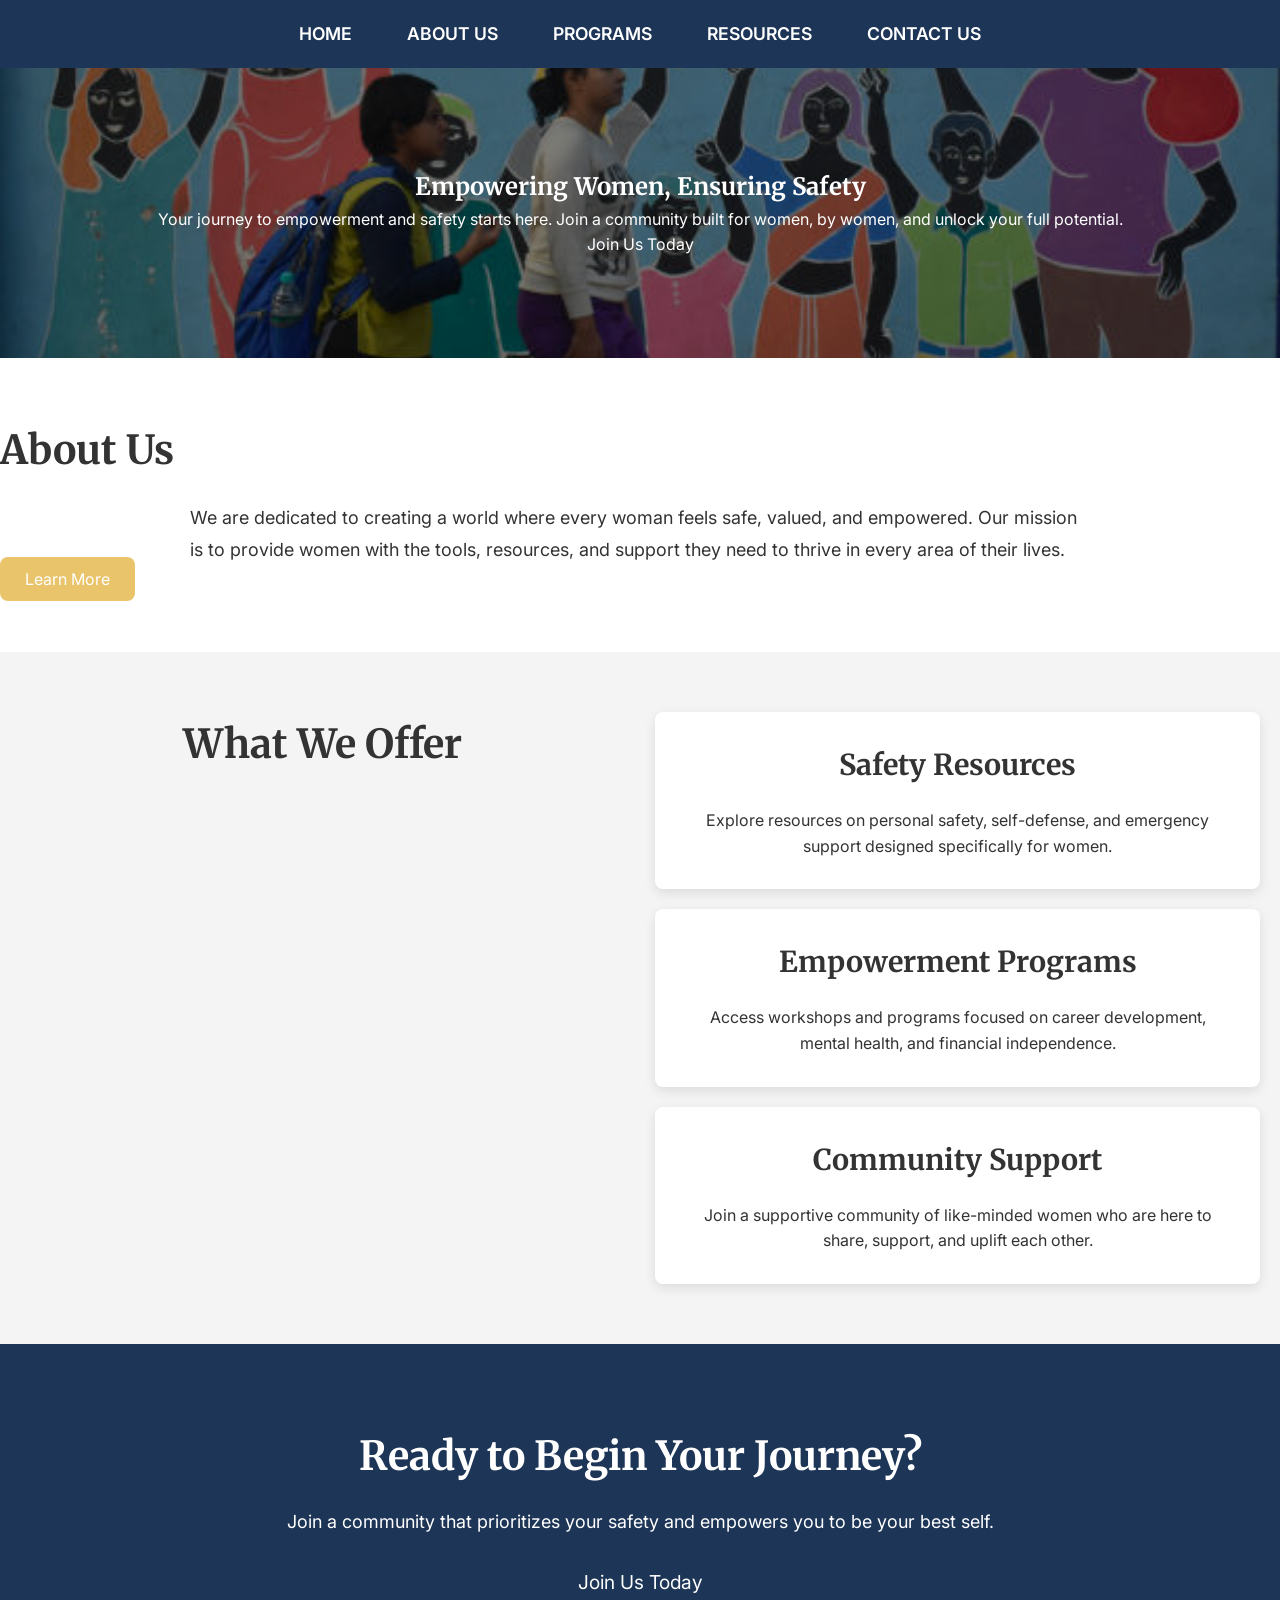
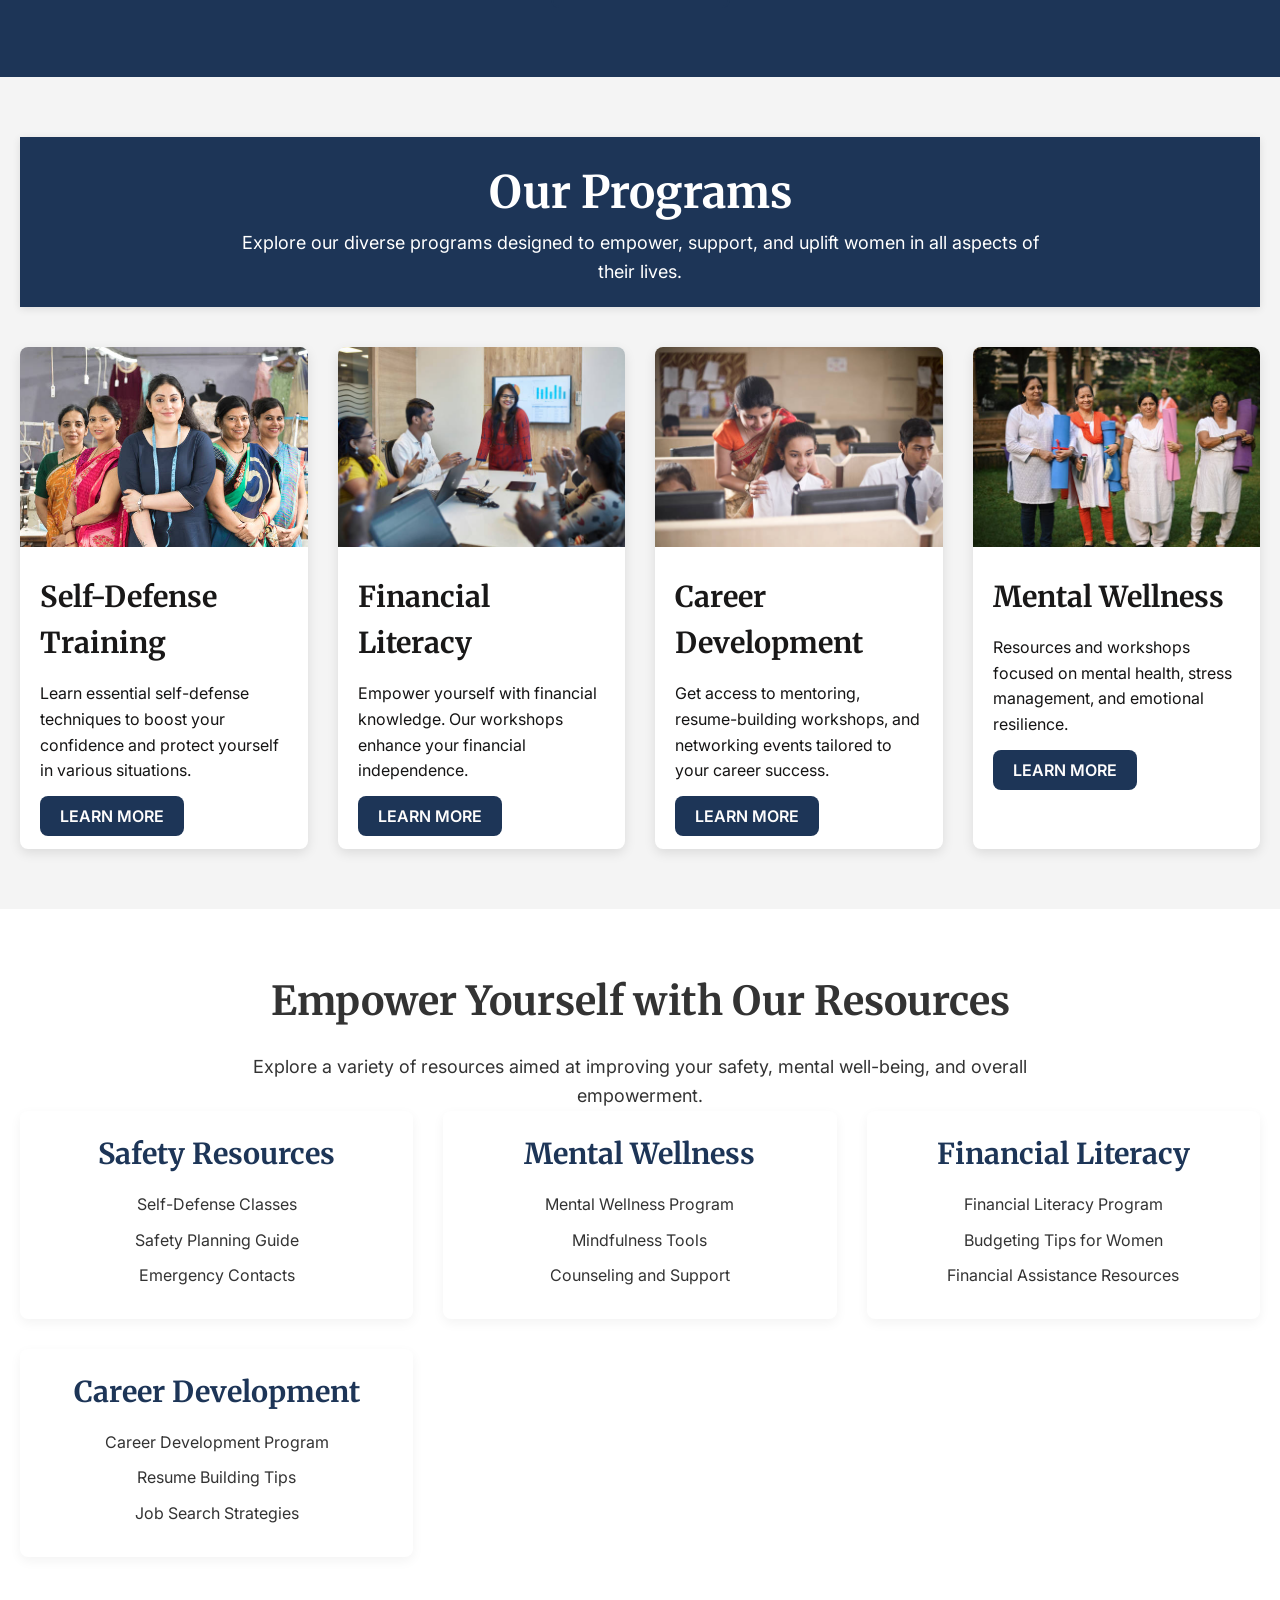
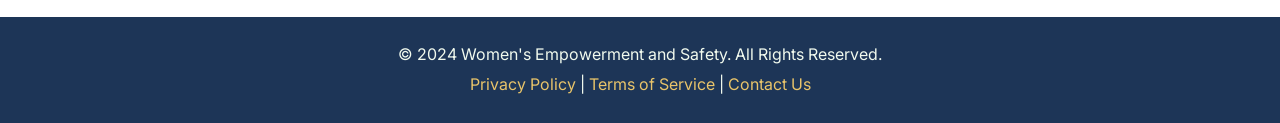
<file: index.html/index.html>
<!DOCTYPE html>
<html lang="en">
  <head>
    <meta charset="UTF-8">
    <meta name="viewport" content="width=device-width, initial-scale=1.0">
    <title>Home | Women's Empowerment and Safety</title>
    <link rel="stylesheet" href="styles.css">
    
    <!-- Font Awesome for social icons -->
    <link rel="stylesheet" href="https://cdnjs.cloudflare.com/ajax/libs/font-awesome/6.0.0-beta3/css/all.min.css">
    
    <!-- Google Fonts: Inter and Merriweather -->
    <link href="https://fonts.googleapis.com/css2?family=Inter:wght@400;600&family=Merriweather:wght@400;700&display=swap" rel="stylesheet">
  </head>
  

  <!-- Navigation -->
  <header>
    <div class="container">
        <nav>
            <ul>
                <li><a href="#home">Home</a></li>
                <li><a href="#aboutus">About Us</a></li>
                <li><a href="#programs">Programs</a></li>
                <li><a href="#resources">Resources</a></li>
                <li><a href="#contactus">Contact Us</a></li>
            </ul>
        </nav>
    </div>
  </header>

  <!-- Hero Section -->
<section id="home" class="hero">
  <div class="hero-content">
    <h1>Empowering Women, Ensuring Safety</h1>
    <p>Your journey to empowerment and safety starts here. Join a community built for women, by women, and unlock your full potential.</p>
    <a href="signup.html" class="btn-primary">Join Us Today</a>
  </div>
</section>


  <!-- About Us Section -->
  <section id="aboutus" class="section aboutus">
    <div class="section-content">
      <h2>About Us</h2>
      <p>We are dedicated to creating a world where every woman feels safe, valued, and empowered. Our mission is to provide women with the tools, resources, and support they need to thrive in every area of their lives.</p>
      <a href="about2.html" class="btn-secondary">Learn More</a>
    </div>
  </section>

  <!-- Features Section -->
  <section class="section features">
    <h2>What We Offer</h2>
    <div class="feature-cards">
      <div class="card">
        <h3>Safety Resources</h3>
        <p>Explore resources on personal safety, self-defense, and emergency support designed specifically for women.</p>
      </div>
      <div class="card">
        <h3>Empowerment Programs</h3>
        <p>Access workshops and programs focused on career development, mental health, and financial independence.</p>
      </div>
      <div class="card">
        <h3>Community Support</h3>
        <p>Join a supportive community of like-minded women who are here to share, support, and uplift each other.</p>
      </div>
    </div>
  </section>

  <!-- Call to Action -->
  <section class="section cta">
    <h2>Ready to Begin Your Journey?</h2>
    <p>Join a community that prioritizes your safety and empowers you to be your best self.</p>
    <a href="signup.html" class="btn-primary">Join Us Today</a>
  </section>

  <!-- Programs Section -->
  <section id="programs" class="section programs">
    <header class="page-header">
      <h1>Our Programs</h1>
      <p>Explore our diverse programs designed to empower, support, and uplift women in all aspects of their lives.</p>
    </header>
    <div class="programs-container">
      <!-- Program Cards -->
      <div class="program-card">
        <img src="images/self-defence.jpg" alt="Self-Defense Program" class="program-img">
        <div class="program-content">
          <h2>Self-Defense Training</h2>
          <p>Learn essential self-defense techniques to boost your confidence and protect yourself in various situations.</p>
          <a href="self-defense.html" class="btn-program">Learn More</a>
        </div>
      </div>
      <div class="program-card">
        <img src="images/financial-literacy.jpg" alt="Financial Literacy Program" class="program-img">
        <div class="program-content">
          <h2>Financial Literacy</h2>
          <p>Empower yourself with financial knowledge. Our workshops enhance your financial independence.</p>
          <a href="financial-literacy.html" class="btn-program">Learn More</a>
        </div>
      </div>
      <div class="program-card">
        <img src="images/career-development.jpg" alt="Career Development Program" class="program-img">
        <div class="program-content">
          <h2>Career Development</h2>
          <p>Get access to mentoring, resume-building workshops, and networking events tailored to your career success.</p>
          <a href="career-development.html" class="btn-program">Learn More</a>
        </div>
      </div>
      <div class="program-card">
        <img src="images/mental-wellness.jpg" alt="Mental Wellness Program" class="program-img">
        <div class="program-content">
          <h2>Mental Wellness</h2>
          <p>Resources and workshops focused on mental health, stress management, and emotional resilience.</p>
          <a href="mental-wellness.html" class="btn-program">Learn More</a>
        </div>
      </div>
    </div>
  </section>

<!-- Resources Section -->
<section class="resources">
  <h2>Empower Yourself with Our Resources</h2>
  <p>Explore a variety of resources aimed at improving your safety, mental well-being, and overall empowerment.</p>
  
  <div class="resources-categories">
    <!-- Safety Resources -->
    <div class="category-card">
      <h3>Safety Resources</h3>
      <ul>
        <li><a href="#">Self-Defense Classes</a></li>
        <li><a href="#">Safety Planning Guide</a></li>
        <li><a href="#">Emergency Contacts</a></li>
      </ul>
    </div>

    <!-- Mental Wellness -->
    <div class="category-card">
      <h3>Mental Wellness</h3>
      <ul>
        <li><a href="#">Mental Wellness Program</a></li>
        <li><a href="#">Mindfulness Tools</a></li>
        <li><a href="#">Counseling and Support</a></li>
      </ul>
    </div>

    <!-- Financial Literacy -->
    <div class="category-card">
      <h3>Financial Literacy</h3>
      <ul>
        <li><a href="#">Financial Literacy Program</a></li>
        <li><a href="#">Budgeting Tips for Women</a></li>
        <li><a href="#">Financial Assistance Resources</a></li>
      </ul>
    </div>

    <!-- Career Development -->
    <div class="category-card">
      <h3>Career Development</h3>
      <ul>
        <li><a href="#">Career Development Program</a></li>
        <li><a href="#">Resume Building Tips</a></li>
        <li><a href="#">Job Search Strategies</a></li>
      </ul>
    </div>
  </div>
</section>
 
<!-- Footer Section -->
<footer class="footer">
  <div class="footer-content">
    <p>&copy; 2024 Women's Empowerment and Safety. All Rights Reserved.</p>
    <p>
      <a href="privacy.html" class="footer-link">Privacy Policy</a> |
      <a href="terms.html" class="footer-link">Terms of Service</a> |
      <a href="contact.html" class="footer-link">Contact Us</a>
    </p>
  </div>
</footer>
</body>
</html>
</file>
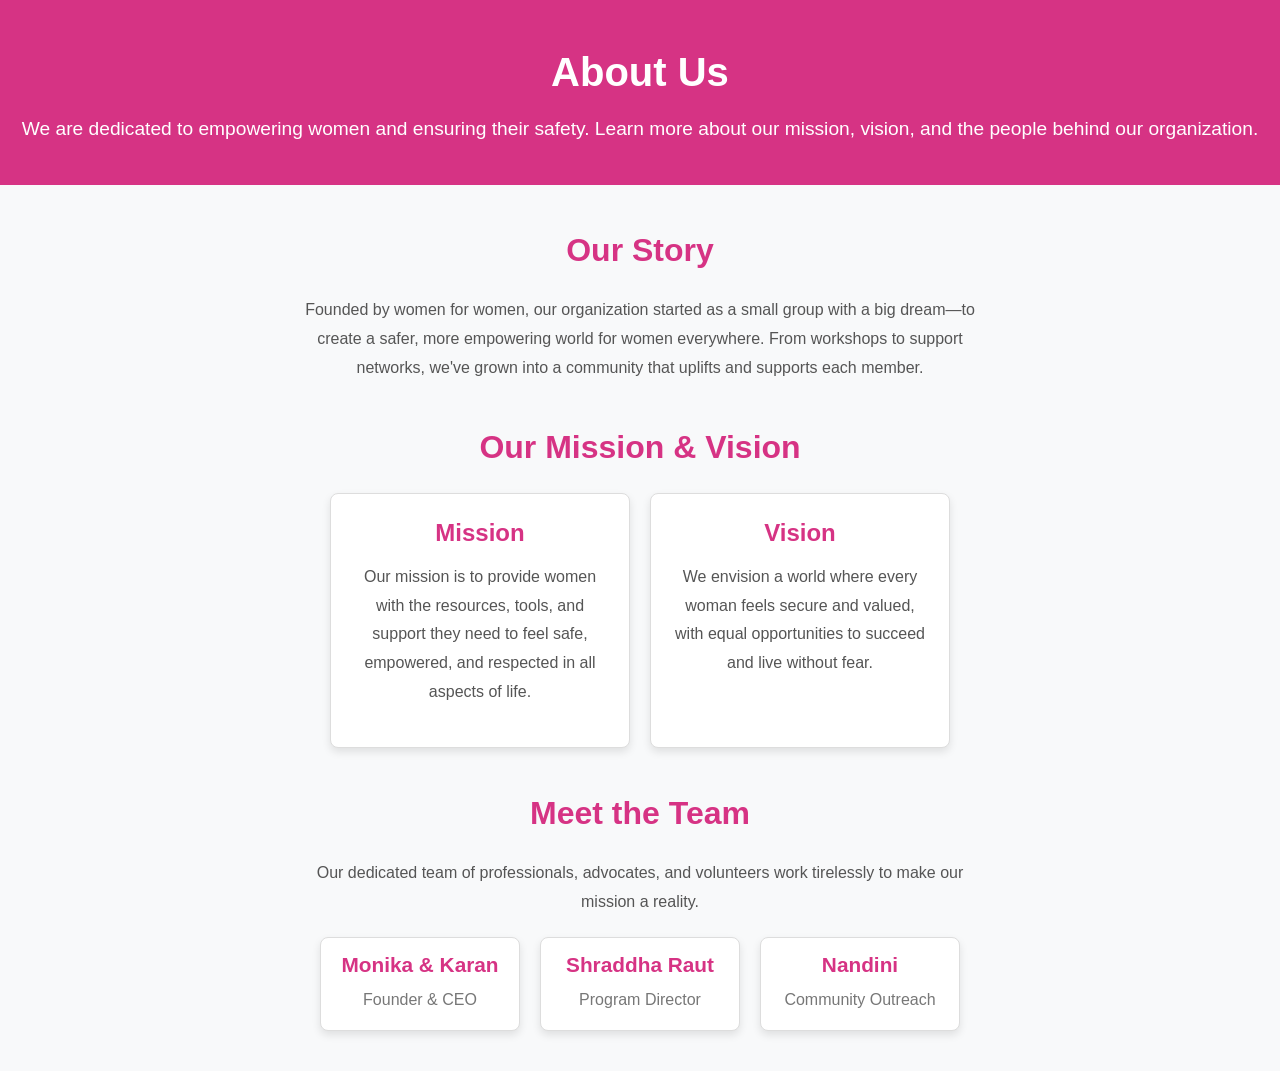
<file: index.html/about2.html>
<!DOCTYPE html>
<html lang="en">
<head>
  <meta charset="UTF-8">
  <meta name="viewport" content="width=device-width, initial-scale=1.0">
  <title>About Us | Women's Empowerment and Safety</title>
  <link rel="stylesheet" href="styles3.css">
</head>
<body>
  <!-- About Header Section -->
  <header class="about-header">
    <h1>About Us</h1>
    <p>
      We are dedicated to empowering women and ensuring their safety. Learn more about our mission, vision, and the people behind our organization.
    </p>
  </header>

  <!-- Main Content Section -->
  <main class="about-main">
    <!-- Our Story Section -->
    <section class="about-section story">
      <h2>Our Story</h2>
      <p>
        Founded by women for women, our organization started as a small group with a big dream—to create a safer, more empowering world for women everywhere. 
        From workshops to support networks, we've grown into a community that uplifts and supports each member.
      </p>
    </section>

    <!-- Mission and Vision Section -->
    <section class="about-section mission-vision">
      <h2>Our Mission & Vision</h2>
      <div class="mv-content">
        <div class="mv-card">
          <h3>Mission</h3>
          <p>
            Our mission is to provide women with the resources, tools, and support they need to feel safe, empowered, and respected in all aspects of life.
          </p>
        </div>
        <div class="mv-card">
          <h3>Vision</h3>
          <p>
            We envision a world where every woman feels secure and valued, with equal opportunities to succeed and live without fear.
          </p>
        </div>
      </div>
    </section>

    <!-- Meet the Team Section -->
    <section class="about-section team">
      <h2>Meet the Team</h2>
      <p>
        Our dedicated team of professionals, advocates, and volunteers work tirelessly to make our mission a reality.
      </p>
      <div class="team-members">
        <div class="team-card">
          <h3>Monika & Karan</h3>
          <p>Founder & CEO</p>
        </div>
        <div class="team-card">
          <h3>Shraddha Raut</h3>
          <p>Program Director</p>
        </div>
        <div class="team-card">
          <h3>Nandini</h3>
          <p>Community Outreach</p>
        </div>
      </div>
    </section>
  </main>
</body>
</html>
</file>
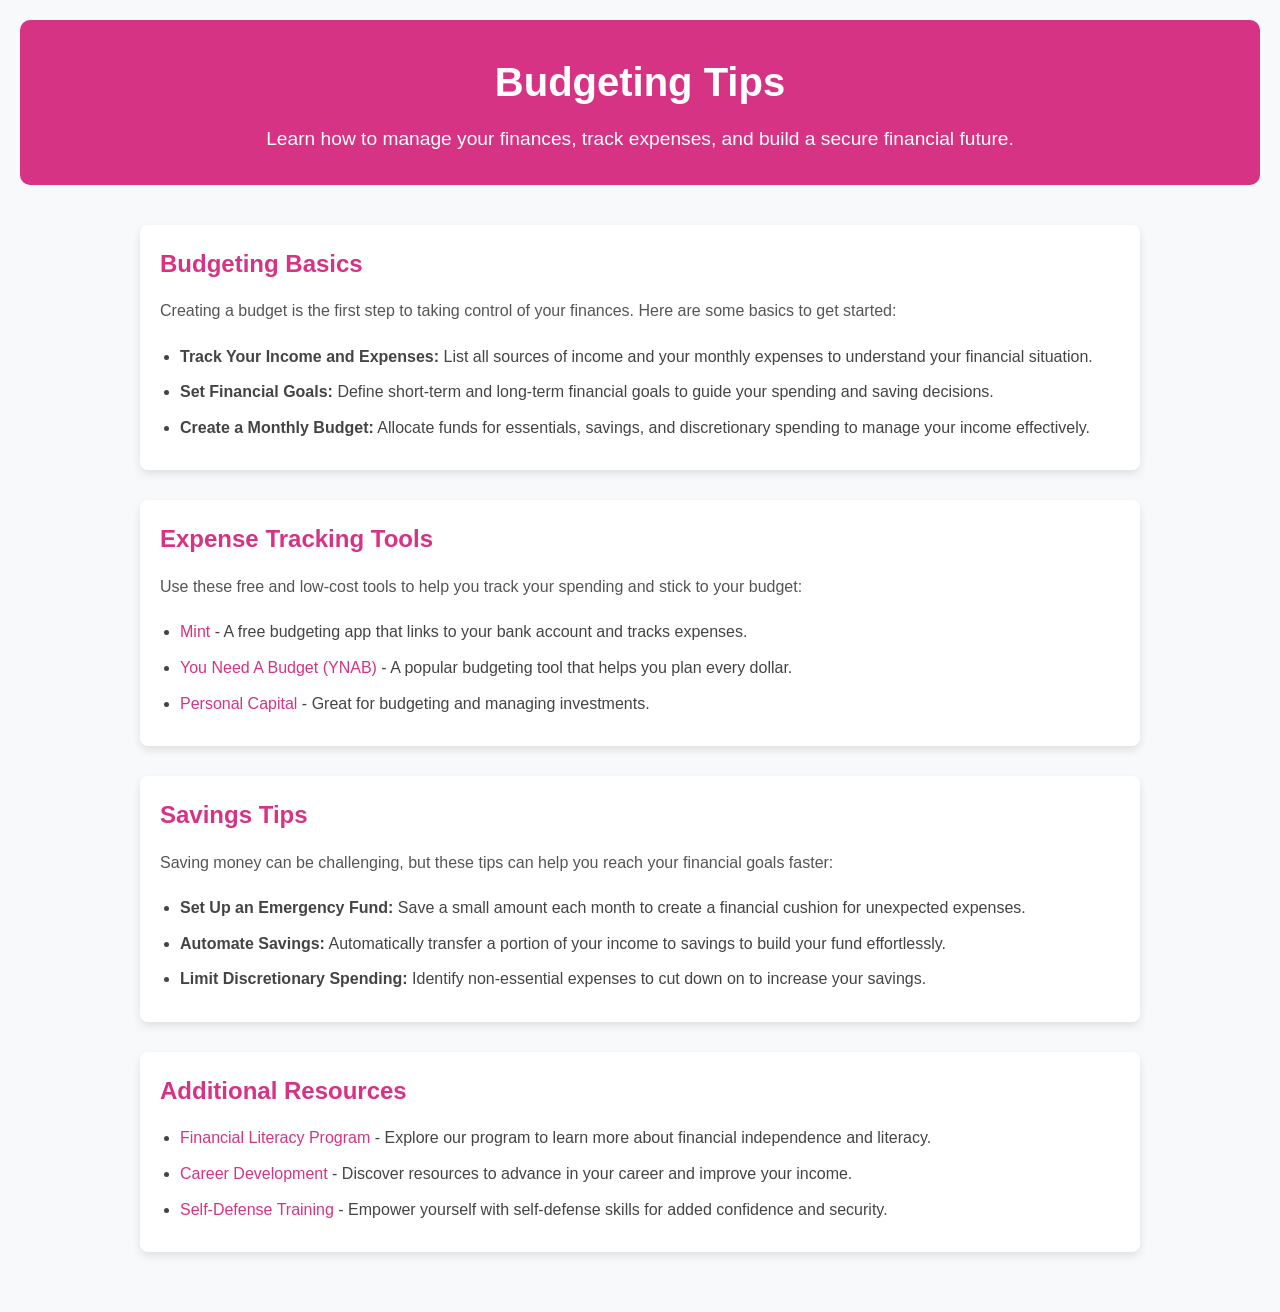
<file: index.html/budgeting-tips.html>
<!DOCTYPE html>
<html lang="en">
<head>
  <meta charset="UTF-8">
  <meta name="viewport" content="width=device-width, initial-scale=1.0">
  <title>Budgeting Tips | Women's Empowerment and Safety</title>
  <link rel="stylesheet" href="budgeting-tips.css">
</head>
<body>

  <!-- Header Section -->
  <header class="budgeting-header">
    <h1>Budgeting Tips</h1>
    <p>Learn how to manage your finances, track expenses, and build a secure financial future.</p>
  </header>

  <!-- Main Content Section -->
  <main class="budgeting-main">

    <!-- Budgeting Basics Section -->
    <section class="budgeting-section">
      <h2>Budgeting Basics</h2>
      <p>Creating a budget is the first step to taking control of your finances. Here are some basics to get started:</p>
      <ul>
        <li><strong>Track Your Income and Expenses:</strong> List all sources of income and your monthly expenses to understand your financial situation.</li>
        <li><strong>Set Financial Goals:</strong> Define short-term and long-term financial goals to guide your spending and saving decisions.</li>
        <li><strong>Create a Monthly Budget:</strong> Allocate funds for essentials, savings, and discretionary spending to manage your income effectively.</li>
      </ul>
    </section>

    <!-- Expense Tracking Tools Section -->
    <section class="budgeting-section">
      <h2>Expense Tracking Tools</h2>
      <p>Use these free and low-cost tools to help you track your spending and stick to your budget:</p>
      <ul>
        <li><a href="https://www.mint.com/" target="_blank">Mint</a> - A free budgeting app that links to your bank account and tracks expenses.</li>
        <li><a href="https://www.youneedabudget.com/" target="_blank">You Need A Budget (YNAB)</a> - A popular budgeting tool that helps you plan every dollar.</li>
        <li><a href="https://www.personalcapital.com/" target="_blank">Personal Capital</a> - Great for budgeting and managing investments.</li>
      </ul>
    </section>

    <!-- Savings Tips Section -->
    <section class="budgeting-section">
      <h2>Savings Tips</h2>
      <p>Saving money can be challenging, but these tips can help you reach your financial goals faster:</p>
      <ul>
        <li><strong>Set Up an Emergency Fund:</strong> Save a small amount each month to create a financial cushion for unexpected expenses.</li>
        <li><strong>Automate Savings:</strong> Automatically transfer a portion of your income to savings to build your fund effortlessly.</li>
        <li><strong>Limit Discretionary Spending:</strong> Identify non-essential expenses to cut down on to increase your savings.</li>
      </ul>
    </section>

    <!-- Additional Resources Section -->
    <section class="budgeting-section">
      <h2>Additional Resources</h2>
      <ul>
        <li><a href="financial-literacy.html">Financial Literacy Program</a> - Explore our program to learn more about financial independence and literacy.</li>
        <li><a href="career-development.html">Career Development</a> - Discover resources to advance in your career and improve your income.</li>
        <li><a href="self-defense.html">Self-Defense Training</a> - Empower yourself with self-defense skills for added confidence and security.</li>
      </ul>
    </section>

  </main>

</body>
</html>
</file>
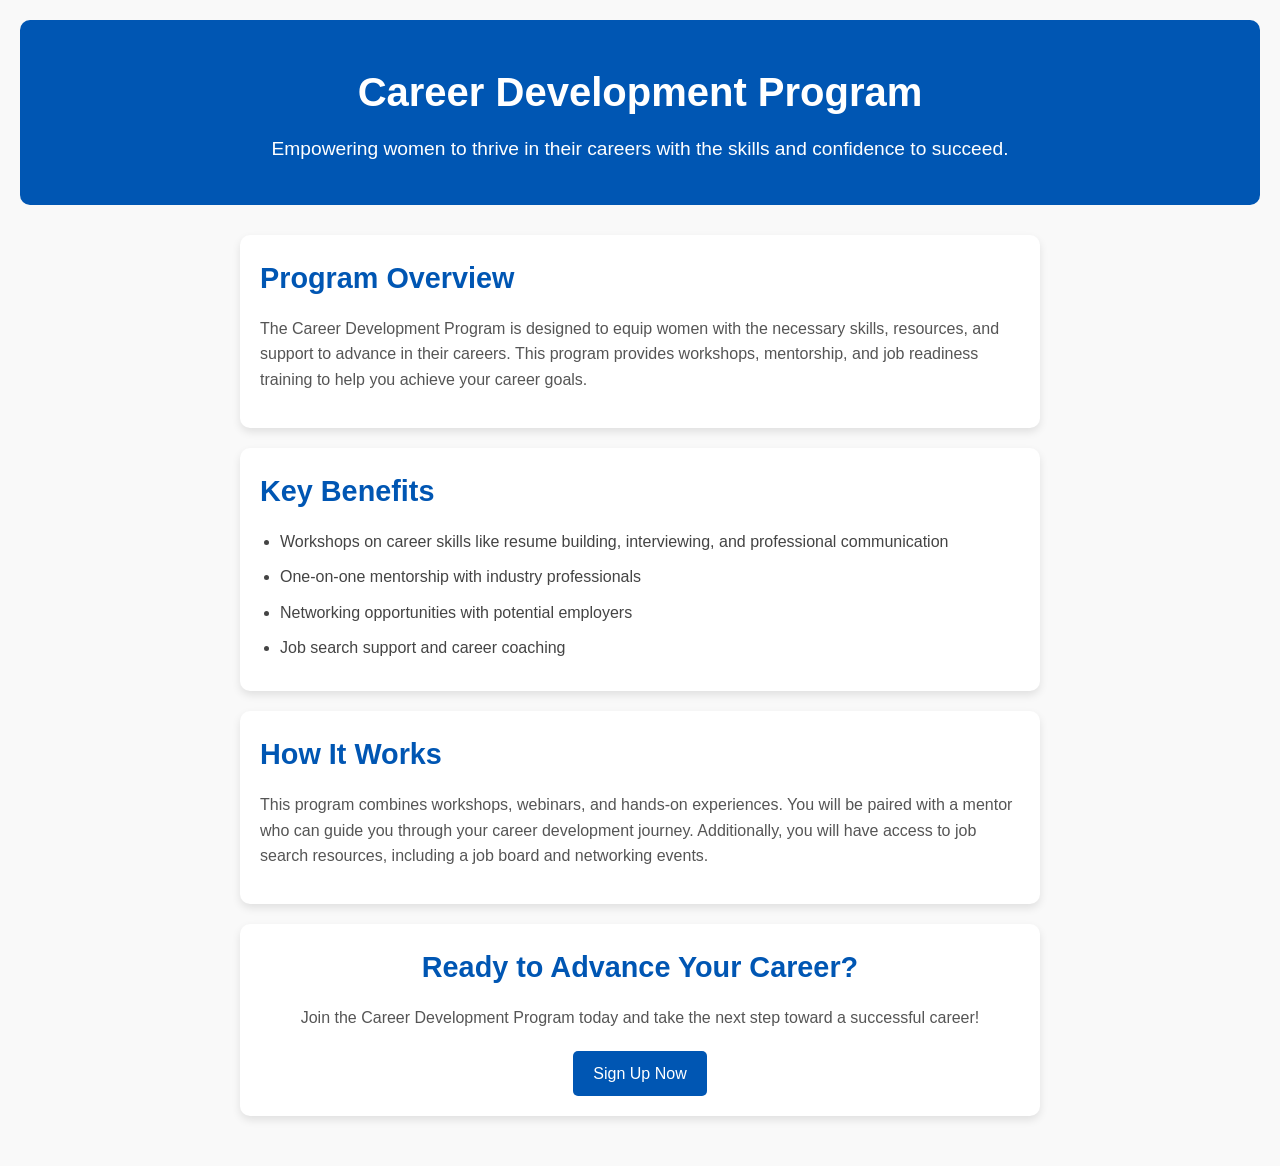
<file: index.html/career-development.html>
<!DOCTYPE html>
<html lang="en">
<head>
  <meta charset="UTF-8">
  <meta name="viewport" content="width=device-width, initial-scale=1.0">
  <title>Career Development Program | Women's Empowerment and Safety</title>
  <link rel="stylesheet" href="career-development.css">
</head>
<body>

  <!-- Career Development Header Section -->
  <header class="career-header">
    <h1>Career Development Program</h1>
    <p>Empowering women to thrive in their careers with the skills and confidence to succeed.</p>
  </header>

  <!-- Main Content Section -->
  <main class="career-main">

    <!-- Program Overview Section -->
    <section class="program-overview">
      <h2>Program Overview</h2>
      <p>The Career Development Program is designed to equip women with the necessary skills, resources, and support to advance in their careers. This program provides workshops, mentorship, and job readiness training to help you achieve your career goals.</p>
    </section>

    <!-- Key Benefits Section -->
    <section class="program-benefits">
      <h2>Key Benefits</h2>
      <ul>
        <li>Workshops on career skills like resume building, interviewing, and professional communication</li>
        <li>One-on-one mentorship with industry professionals</li>
        <li>Networking opportunities with potential employers</li>
        <li>Job search support and career coaching</li>
      </ul>
    </section>

    <!-- How It Works Section -->
    <section class="program-how-it-works">
      <h2>How It Works</h2>
      <p>This program combines workshops, webinars, and hands-on experiences. You will be paired with a mentor who can guide you through your career development journey. Additionally, you will have access to job search resources, including a job board and networking events.</p>
    </section>

    <!-- Call to Action Section -->
    <section class="call-to-action">
      <h2>Ready to Advance Your Career?</h2>
      <p>Join the Career Development Program today and take the next step toward a successful career!</p>
      <a href="signup-career-development.html" class="btn-sign-up">Sign Up Now</a>
    </section>

  </main>

</body>
</html>
</file>
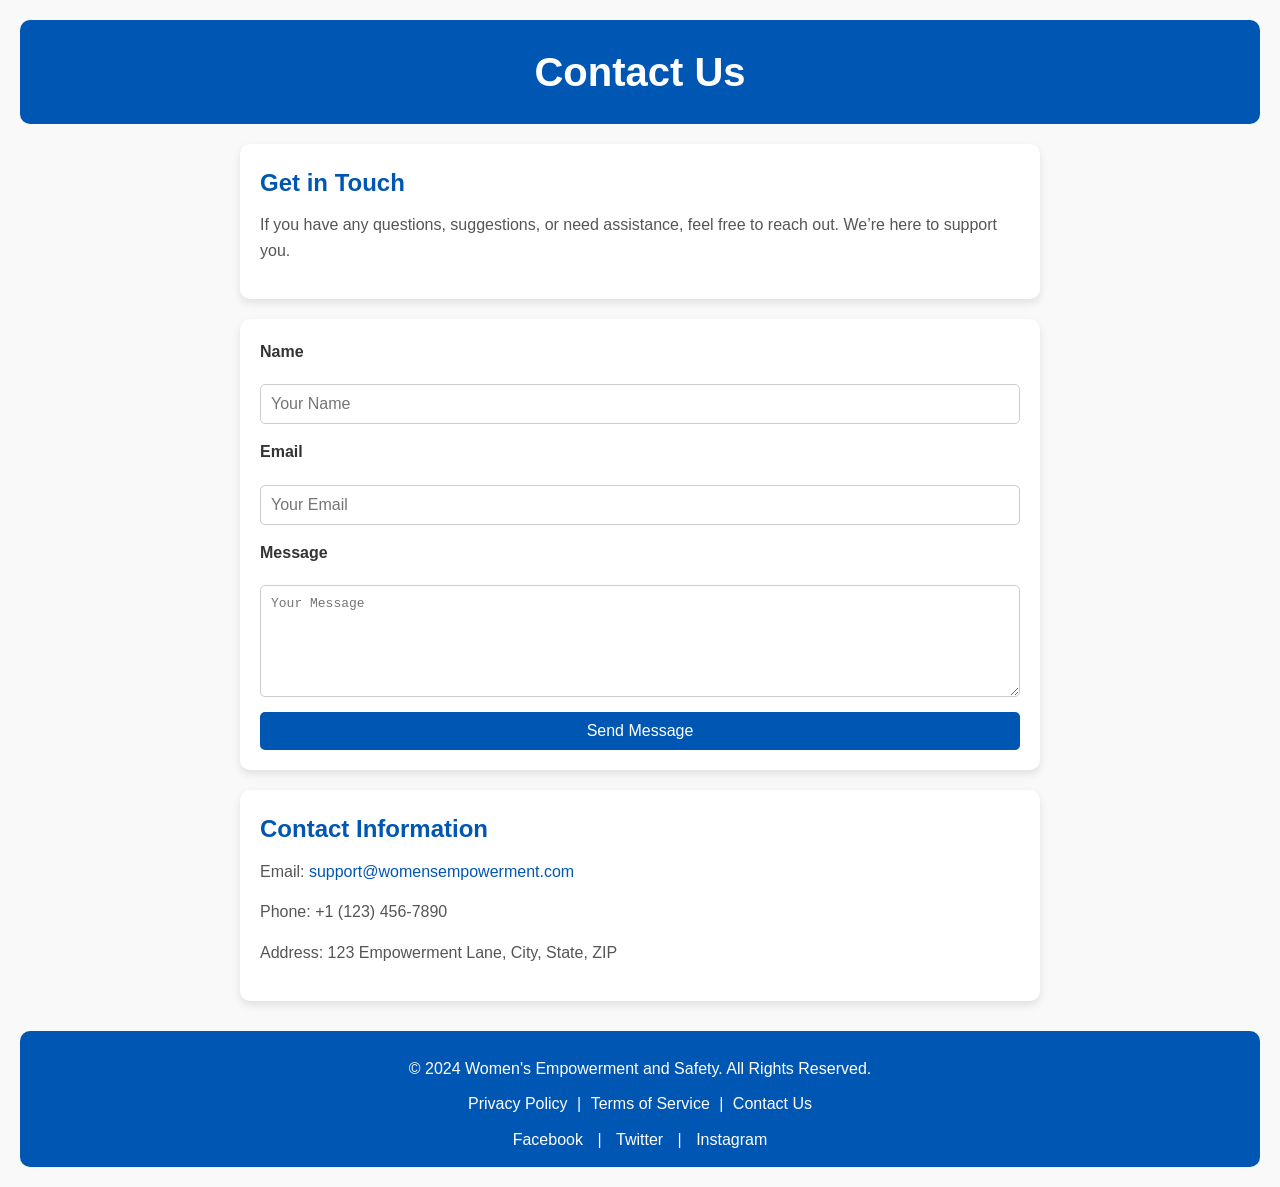
<file: index.html/contact.html>
<!DOCTYPE html>
<html lang="en">
<head>
    <meta charset="UTF-8">
    <meta name="viewport" content="width=device-width, initial-scale=1.0">
    <title>Contact Us - Women's Empowerment and Safety</title>
    <link rel="stylesheet" href="contact.css"> <!-- Link to the CSS file -->
</head>
<body>

<header class="header">
    <h1>Contact Us</h1>
</header>

<main>
    <!-- Get in Touch Section -->
    <section class="intro-section">
        <h2>Get in Touch</h2>
        <p>If you have any questions, suggestions, or need assistance, feel free to reach out. We’re here to support you.</p>
    </section>

    <!-- Contact Form Section -->
    <section class="form-section">
        <form action="#" method="post" class="contact-form">
            <label for="name">Name</label>
            <input type="text" id="name" name="name" required placeholder="Your Name">

            <label for="email">Email</label>
            <input type="email" id="email" name="email" required placeholder="Your Email">

            <label for="message">Message</label>
            <textarea id="message" name="message" rows="6" required placeholder="Your Message"></textarea>

            <button type="submit" class="submit-button">Send Message</button>
        </form>
    </section>

    <!-- Contact Information Section -->
    <section class="info-section">
        <h2>Contact Information</h2>
        <p>Email: <a href="mailto:support@womensempowerment.com">support@womensempowerment.com</a></p>
        <p>Phone: +1 (123) 456-7890</p>
        <p>Address: 123 Empowerment Lane, City, State, ZIP</p>
    </section>
</main>

<!-- Footer Section -->
<footer class="footer">
    <div class="footer-content">
        <p>&copy; 2024 Women's Empowerment and Safety. All Rights Reserved.</p>
        <p>
            <a href="privacy.html" class="footer-link">Privacy Policy</a> |
            <a href="terms.html" class="footer-link">Terms of Service</a> |
            <a href="contact.html" class="footer-link">Contact Us</a>
        </p>
        <div class="social-links">
            <a href="https://www.facebook.com" target="_blank" class="footer-link">Facebook</a> |
            <a href="https://www.twitter.com" target="_blank" class="footer-link">Twitter</a> |
            <a href="https://www.instagram.com" target="_blank" class="footer-link">Instagram</a>
        </div>
    </div>
</footer>

</body>
</html>
</file>
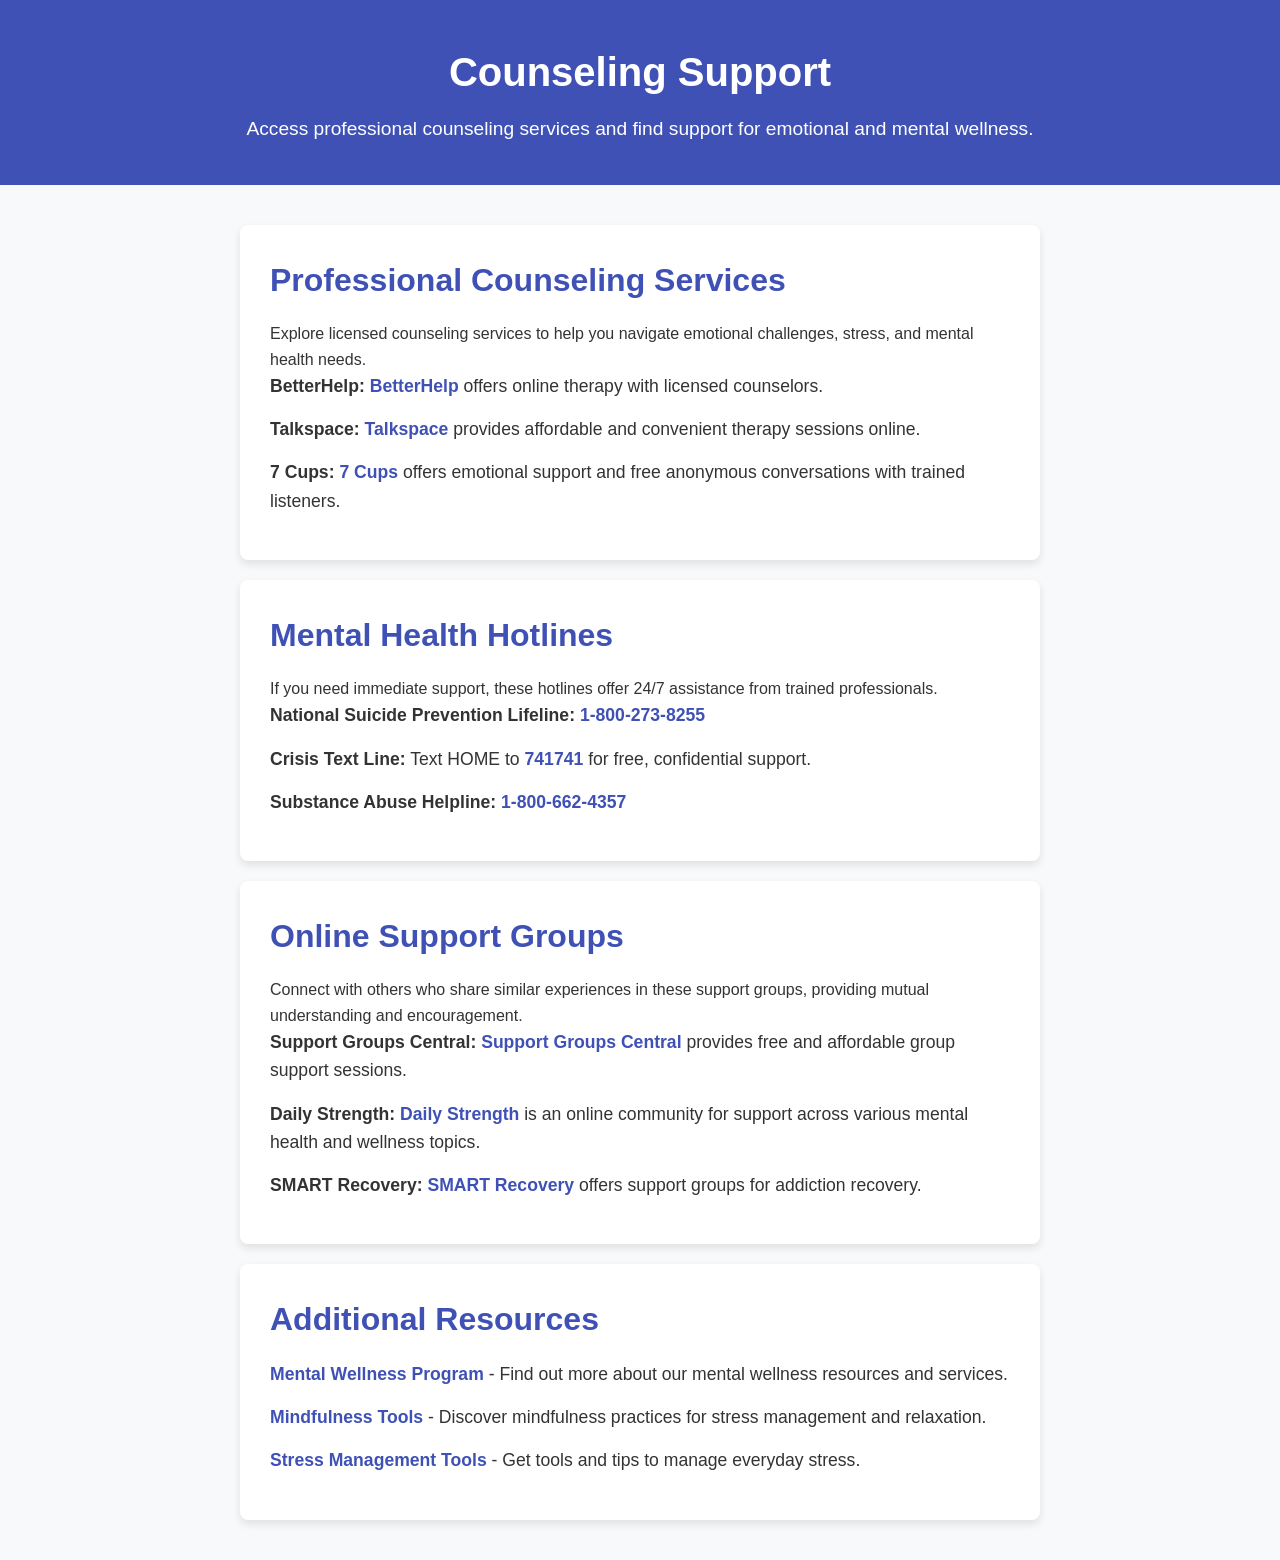
<file: index.html/counseling-support.html>
<!DOCTYPE html>
<html lang="en">
<head>
  <meta charset="UTF-8">
  <meta name="viewport" content="width=device-width, initial-scale=1.0">
  <title>Counseling Support | Women's Empowerment and Safety</title>
  <link rel="stylesheet" href="counseling-support.css">
</head>
<body>

  <!-- Header Section -->
  <header class="counseling-header">
    <h1>Counseling Support</h1>
    <p>Access professional counseling services and find support for emotional and mental wellness.</p>
  </header>

  <!-- Main Content Section -->
  <main class="counseling-main">

    <!-- Counseling Services Section -->
    <section class="counseling-section">
      <h2>Professional Counseling Services</h2>
      <p>Explore licensed counseling services to help you navigate emotional challenges, stress, and mental health needs.</p>
      <ul>
        <li><strong>BetterHelp:</strong> <a href="https://www.betterhelp.com/" target="_blank">BetterHelp</a> offers online therapy with licensed counselors.</li>
        <li><strong>Talkspace:</strong> <a href="https://www.talkspace.com/" target="_blank">Talkspace</a> provides affordable and convenient therapy sessions online.</li>
        <li><strong>7 Cups:</strong> <a href="https://www.7cups.com/" target="_blank">7 Cups</a> offers emotional support and free anonymous conversations with trained listeners.</li>
      </ul>
    </section>

    <!-- Mental Health Hotlines Section -->
    <section class="counseling-section">
      <h2>Mental Health Hotlines</h2>
      <p>If you need immediate support, these hotlines offer 24/7 assistance from trained professionals.</p>
      <ul>
        <li><strong>National Suicide Prevention Lifeline:</strong> <a href="tel:18002738255">1-800-273-8255</a></li>
        <li><strong>Crisis Text Line:</strong> Text HOME to <a href="sms:741741">741741</a> for free, confidential support.</li>
        <li><strong>Substance Abuse Helpline:</strong> <a href="tel:18006624357">1-800-662-4357</a></li>
      </ul>
    </section>

    <!-- Support Groups Section -->
    <section class="counseling-section">
      <h2>Online Support Groups</h2>
      <p>Connect with others who share similar experiences in these support groups, providing mutual understanding and encouragement.</p>
      <ul>
        <li><strong>Support Groups Central:</strong> <a href="https://www.supportgroupscentral.com/" target="_blank">Support Groups Central</a> provides free and affordable group support sessions.</li>
        <li><strong>Daily Strength:</strong> <a href="https://www.dailystrength.org/" target="_blank">Daily Strength</a> is an online community for support across various mental health and wellness topics.</li>
        <li><strong>SMART Recovery:</strong> <a href="https://www.smartrecovery.org/" target="_blank">SMART Recovery</a> offers support groups for addiction recovery.</li>
      </ul>
    </section>

    <!-- Additional Resources Section -->
    <section class="counseling-section">
      <h2>Additional Resources</h2>
      <ul>
        <li><a href="mental-wellness.html">Mental Wellness Program</a> - Find out more about our mental wellness resources and services.</li>
        <li><a href="mindfulness-tools.html">Mindfulness Tools</a> - Discover mindfulness practices for stress management and relaxation.</li>
        <li><a href="stress-management.html">Stress Management Tools</a> - Get tools and tips to manage everyday stress.</li>
      </ul>
    </section>

  </main>

</body>
</html>
</file>
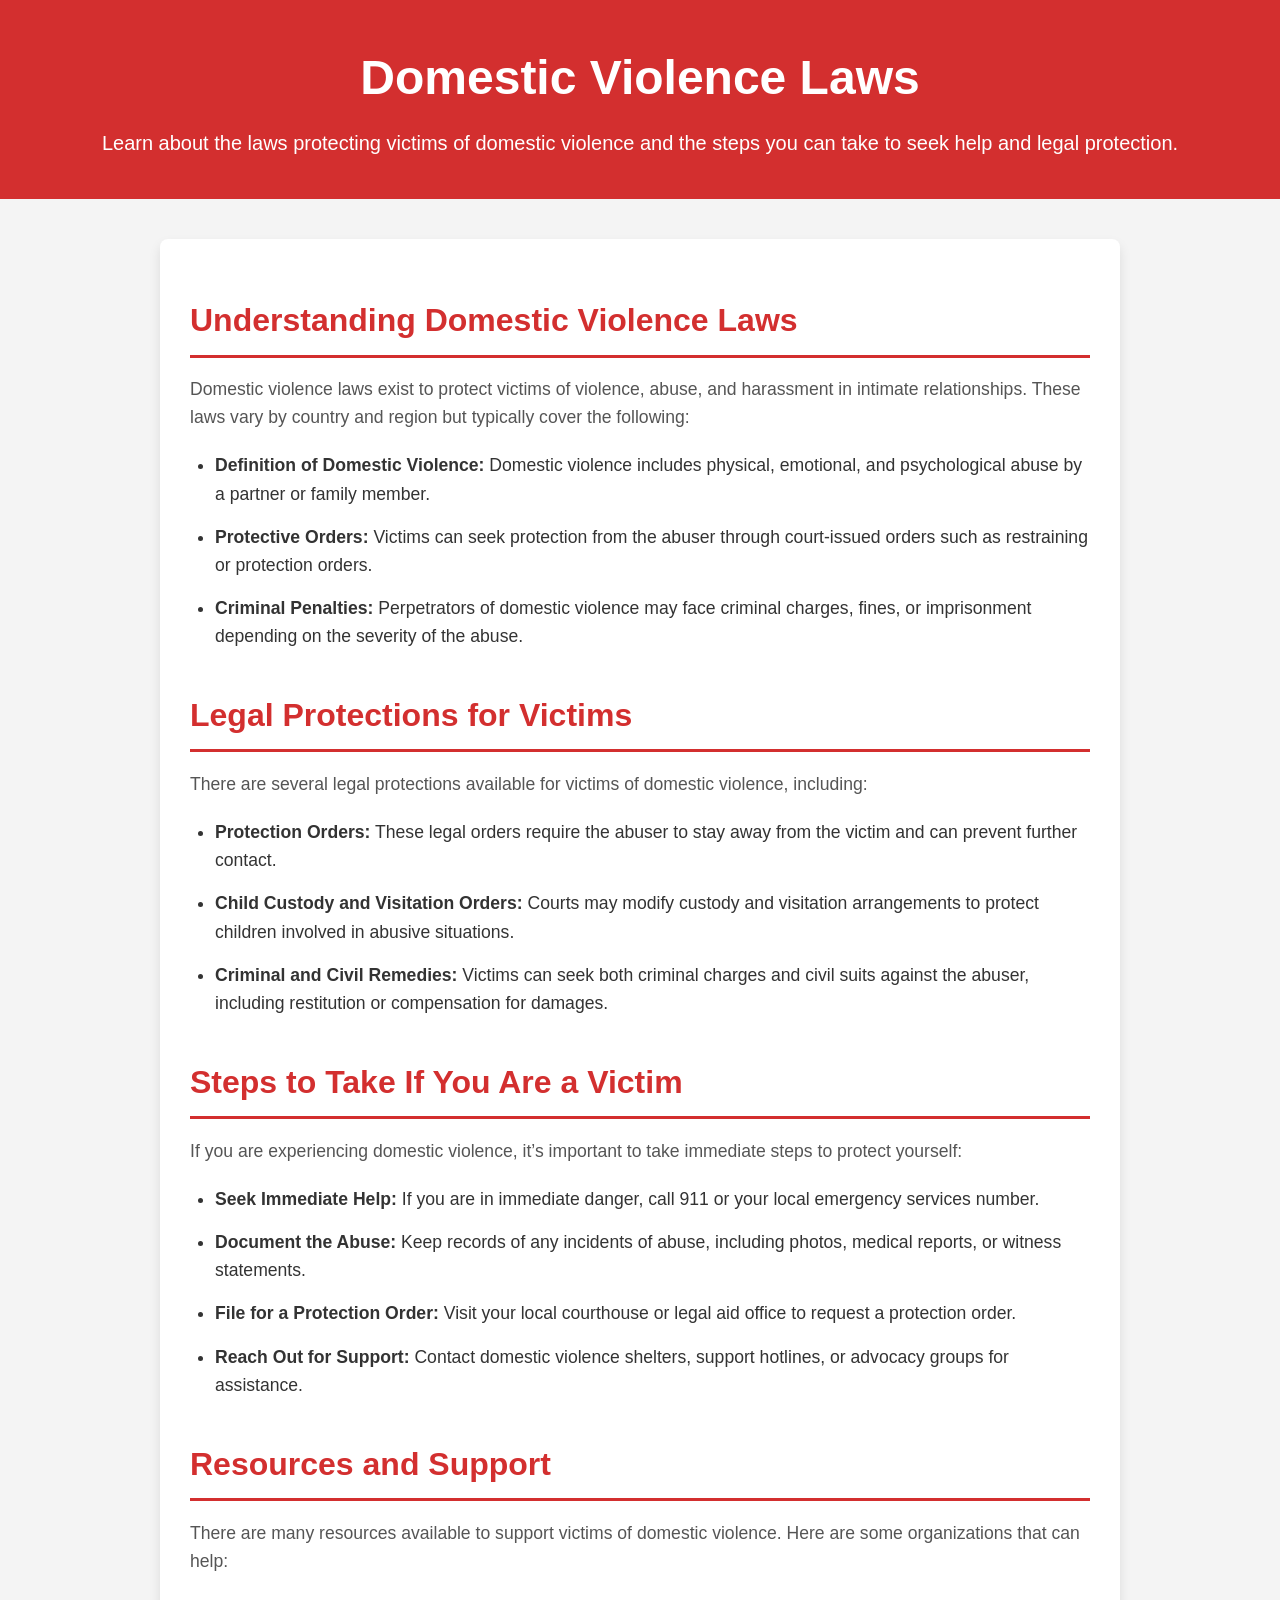
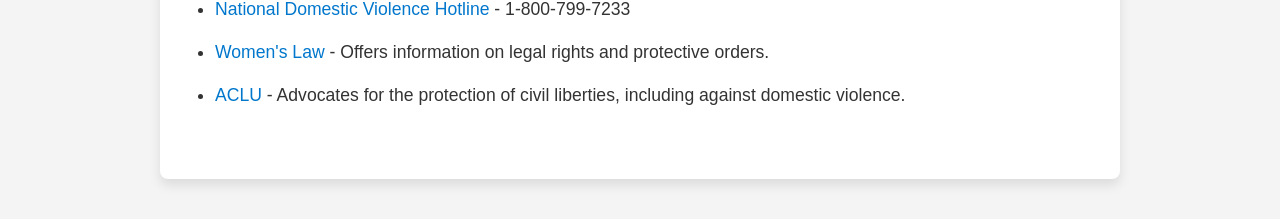
<file: index.html/domestic-violence-laws.html>
<!DOCTYPE html>
<html lang="en">
<head>
  <meta charset="UTF-8">
  <meta name="viewport" content="width=device-width, initial-scale=1.0">
  <title>Domestic Violence Laws | Women's Empowerment and Safety</title>
  <link rel="stylesheet" href="domestic-violence-law.css">
</head>
<body>

  <!-- Header Section -->
  <header class="domestic-violence-header">
    <h1>Domestic Violence Laws</h1>
    <p>Learn about the laws protecting victims of domestic violence and the steps you can take to seek help and legal protection.</p>
  </header>

  <!-- Main Content Section -->
  <main class="domestic-violence-main">

    <!-- Understanding Domestic Violence Laws Section -->
    <section class="domestic-violence-section">
      <h2>Understanding Domestic Violence Laws</h2>
      <p>Domestic violence laws exist to protect victims of violence, abuse, and harassment in intimate relationships. These laws vary by country and region but typically cover the following:</p>
      <ul>
        <li><strong>Definition of Domestic Violence:</strong> Domestic violence includes physical, emotional, and psychological abuse by a partner or family member.</li>
        <li><strong>Protective Orders:</strong> Victims can seek protection from the abuser through court-issued orders such as restraining or protection orders.</li>
        <li><strong>Criminal Penalties:</strong> Perpetrators of domestic violence may face criminal charges, fines, or imprisonment depending on the severity of the abuse.</li>
      </ul>
    </section>

    <!-- Legal Protections for Victims Section -->
    <section class="domestic-violence-section">
      <h2>Legal Protections for Victims</h2>
      <p>There are several legal protections available for victims of domestic violence, including:</p>
      <ul>
        <li><strong>Protection Orders:</strong> These legal orders require the abuser to stay away from the victim and can prevent further contact.</li>
        <li><strong>Child Custody and Visitation Orders:</strong> Courts may modify custody and visitation arrangements to protect children involved in abusive situations.</li>
        <li><strong>Criminal and Civil Remedies:</strong> Victims can seek both criminal charges and civil suits against the abuser, including restitution or compensation for damages.</li>
      </ul>
    </section>

    <!-- Steps to Take If You Are a Victim of Domestic Violence Section -->
    <section class="domestic-violence-section">
      <h2>Steps to Take If You Are a Victim</h2>
      <p>If you are experiencing domestic violence, it’s important to take immediate steps to protect yourself:</p>
      <ul>
        <li><strong>Seek Immediate Help:</strong> If you are in immediate danger, call 911 or your local emergency services number.</li>
        <li><strong>Document the Abuse:</strong> Keep records of any incidents of abuse, including photos, medical reports, or witness statements.</li>
        <li><strong>File for a Protection Order:</strong> Visit your local courthouse or legal aid office to request a protection order.</li>
        <li><strong>Reach Out for Support:</strong> Contact domestic violence shelters, support hotlines, or advocacy groups for assistance.</li>
      </ul>
    </section>

    <!-- Resources and Support Section -->
    <section class="domestic-violence-section">
      <h2>Resources and Support</h2>
      <p>There are many resources available to support victims of domestic violence. Here are some organizations that can help:</p>
      <ul>
        <li><a href="https://www.thehotline.org" target="_blank">National Domestic Violence Hotline</a> - 1-800-799-7233</li>
        <li><a href="https://www.womenslaw.org" target="_blank">Women's Law</a> - Offers information on legal rights and protective orders.</li>
        <li><a href="https://www.aclu.org" target="_blank">ACLU</a> - Advocates for the protection of civil liberties, including against domestic violence.</li>
      </ul>
    </section>

  </main>

</body>
</html>
</file>
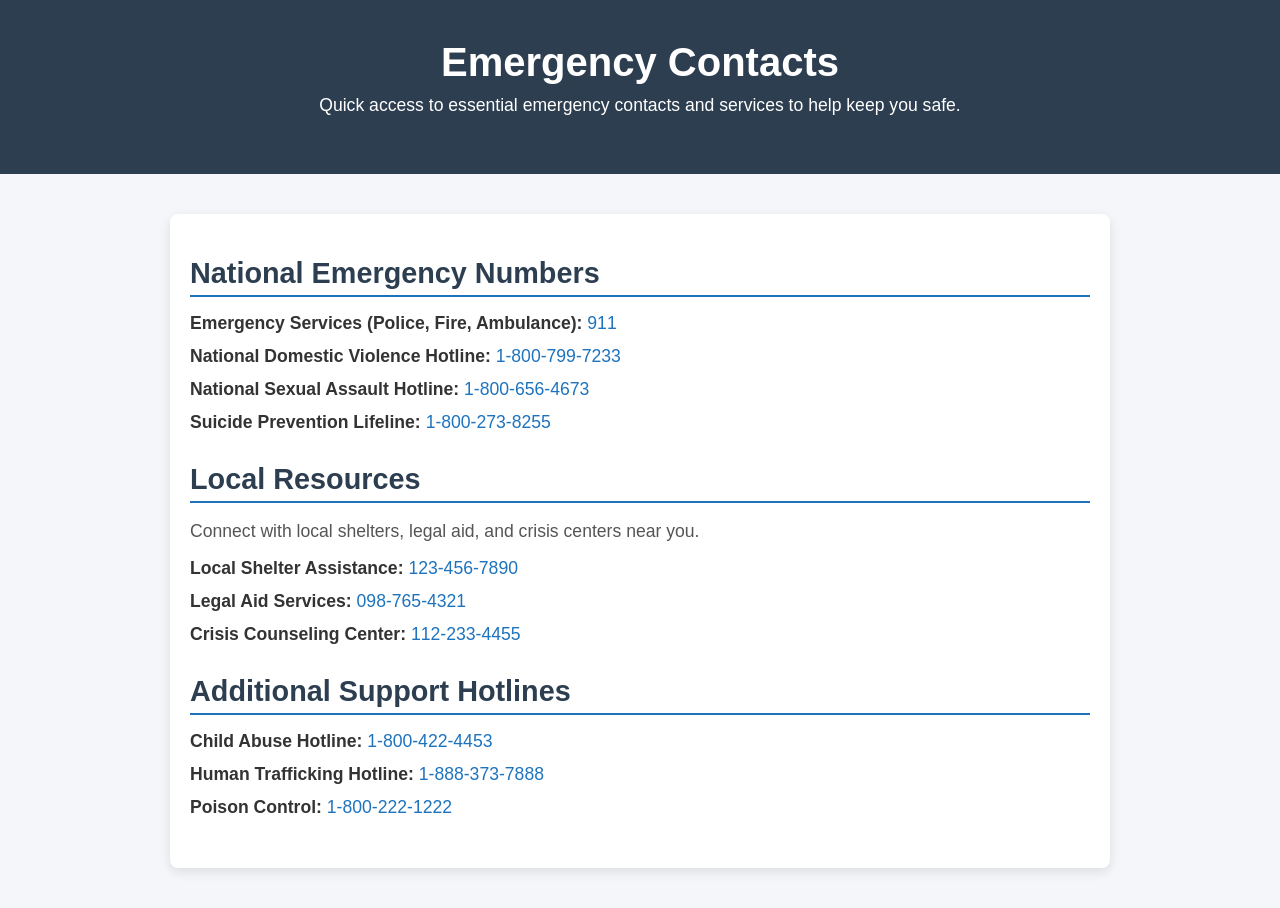
<file: index.html/emergency-contacts.html>
<!DOCTYPE html>
<html lang="en">
<head>
  <meta charset="UTF-8">
  <meta name="viewport" content="width=device-width, initial-scale=1.0">
  <title>Emergency Contacts | Women's Empowerment and Safety</title>
  <link rel="stylesheet" href="emergency-contacts.css">
</head>
<body>

  <!-- Header Section -->
  <header class="emergency-header">
    <h1>Emergency Contacts</h1>
    <p>Quick access to essential emergency contacts and services to help keep you safe.</p>
  </header>

  <!-- Main Content Section -->
  <main class="emergency-main">
    
    <!-- National Emergency Contacts -->
    <section class="emergency-section">
      <h2>National Emergency Numbers</h2>
      <ul>
        <li><strong>Emergency Services (Police, Fire, Ambulance):</strong> <a href="tel:911">911</a></li>
        <li><strong>National Domestic Violence Hotline:</strong> <a href="tel:18007997233">1-800-799-7233</a></li>
        <li><strong>National Sexual Assault Hotline:</strong> <a href="tel:18006564673">1-800-656-4673</a></li>
        <li><strong>Suicide Prevention Lifeline:</strong> <a href="tel:18002738255">1-800-273-8255</a></li>
      </ul>
    </section>

    <!-- Local Emergency Contacts -->
    <section class="emergency-section">
      <h2>Local Resources</h2>
      <p>Connect with local shelters, legal aid, and crisis centers near you.</p>
      <ul>
        <li><strong>Local Shelter Assistance:</strong> <a href="tel:1234567890">123-456-7890</a></li>
        <li><strong>Legal Aid Services:</strong> <a href="tel:0987654321">098-765-4321</a></li>
        <li><strong>Crisis Counseling Center:</strong> <a href="tel:1122334455">112-233-4455</a></li>
      </ul>
    </section>

    <!-- Safety and Support Hotlines -->
    <section class="emergency-section">
      <h2>Additional Support Hotlines</h2>
      <ul>
        <li><strong>Child Abuse Hotline:</strong> <a href="tel:18004224453">1-800-422-4453</a></li>
        <li><strong>Human Trafficking Hotline:</strong> <a href="tel:18883737888">1-888-373-7888</a></li>
        <li><strong>Poison Control:</strong> <a href="tel:18002221222">1-800-222-1222</a></li>
      </ul>
    </section>

  </main>

</body>
</html>
</file>
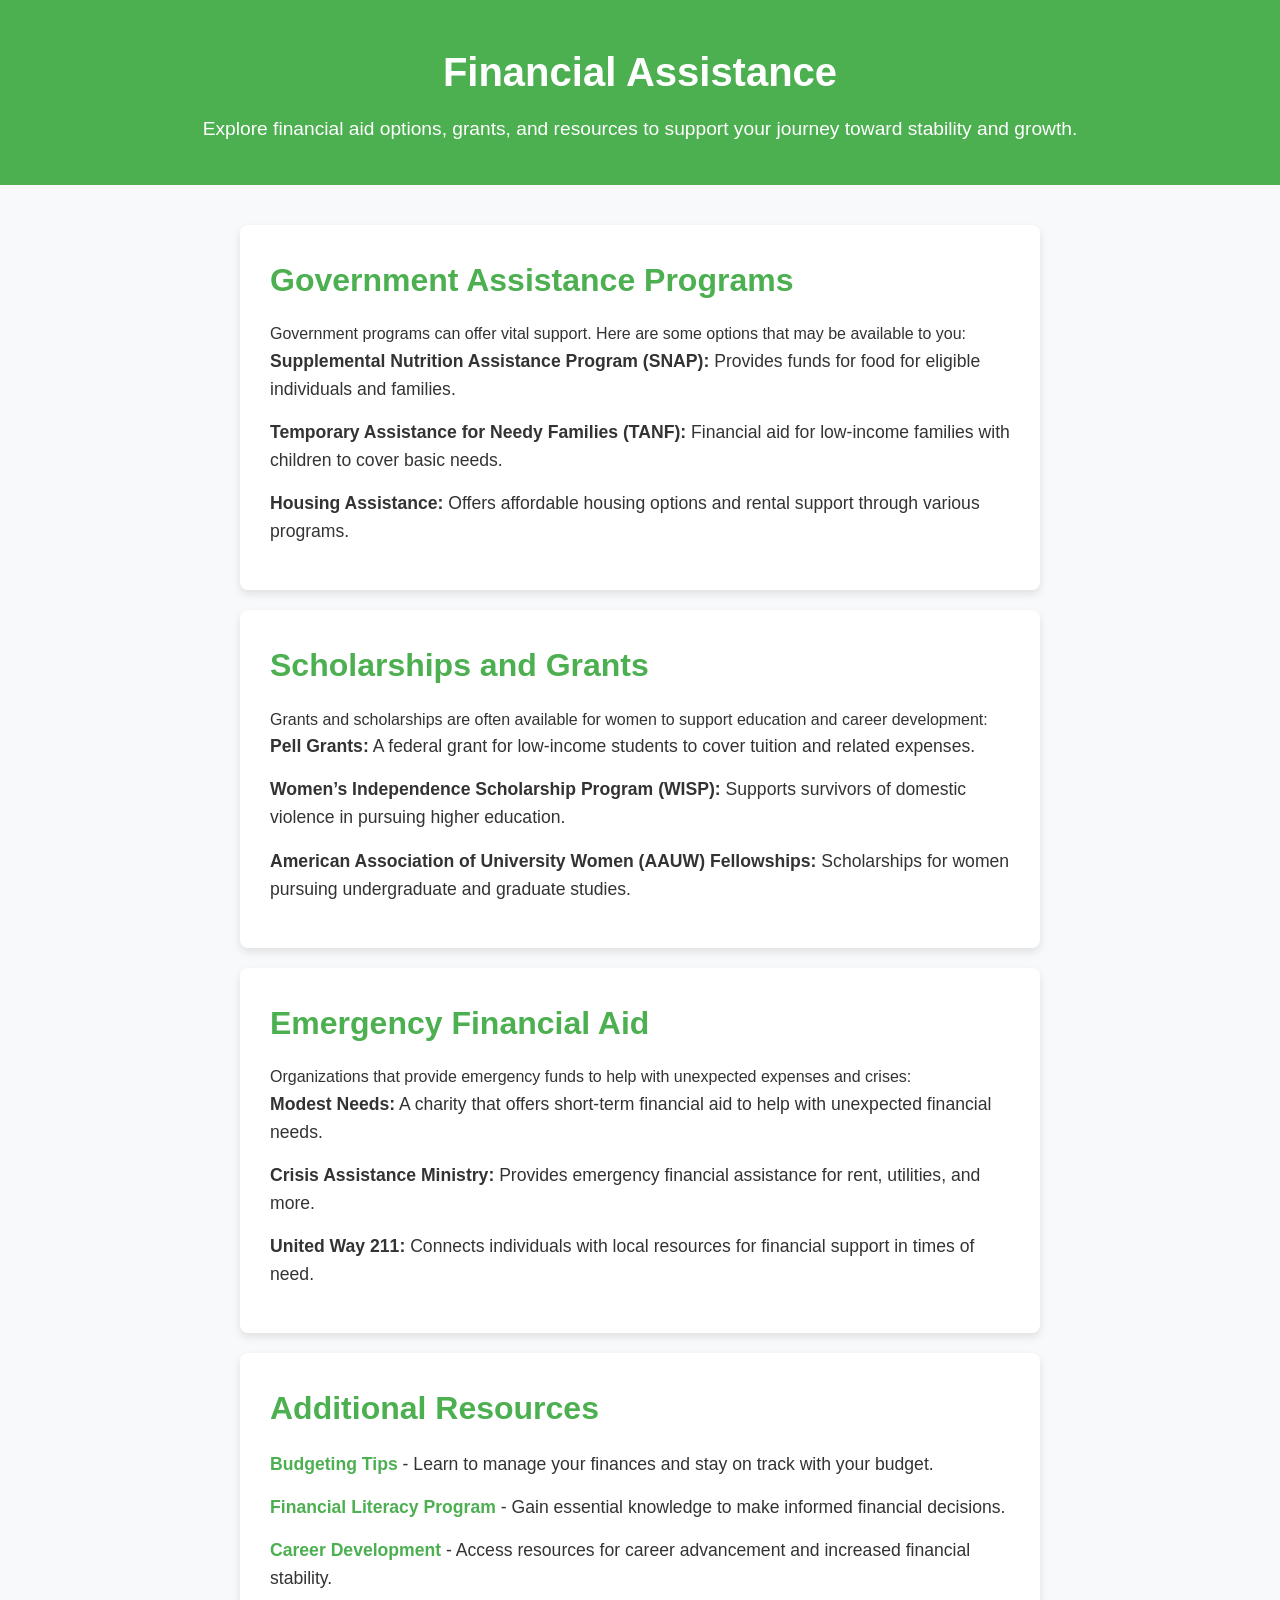
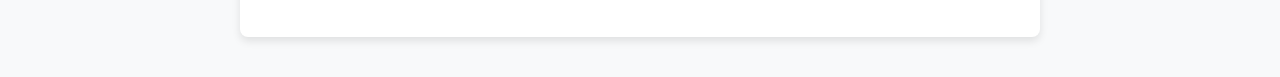
<file: index.html/financial-assistant.html>
<!DOCTYPE html>
<html lang="en">
<head>
  <meta charset="UTF-8">
  <meta name="viewport" content="width=device-width, initial-scale=1.0">
  <title>Financial Assistance | Women's Empowerment and Safety</title>
  <link rel="stylesheet" href="financial-assiastant.css">
</head>
<body>

  <!-- Header Section -->
  <header class="assistance-header">
    <h1>Financial Assistance</h1>
    <p>Explore financial aid options, grants, and resources to support your journey toward stability and growth.</p>
  </header>

  <!-- Main Content Section -->
  <main class="assistance-main">

    <!-- Government Assistance Programs Section -->
    <section class="assistance-section">
      <h2>Government Assistance Programs</h2>
      <p>Government programs can offer vital support. Here are some options that may be available to you:</p>
      <ul>
        <li><strong>Supplemental Nutrition Assistance Program (SNAP):</strong> Provides funds for food for eligible individuals and families.</li>
        <li><strong>Temporary Assistance for Needy Families (TANF):</strong> Financial aid for low-income families with children to cover basic needs.</li>
        <li><strong>Housing Assistance:</strong> Offers affordable housing options and rental support through various programs.</li>
      </ul>
    </section>

    <!-- Scholarships and Grants Section -->
    <section class="assistance-section">
      <h2>Scholarships and Grants</h2>
      <p>Grants and scholarships are often available for women to support education and career development:</p>
      <ul>
        <li><strong>Pell Grants:</strong> A federal grant for low-income students to cover tuition and related expenses.</li>
        <li><strong>Women’s Independence Scholarship Program (WISP):</strong> Supports survivors of domestic violence in pursuing higher education.</li>
        <li><strong>American Association of University Women (AAUW) Fellowships:</strong> Scholarships for women pursuing undergraduate and graduate studies.</li>
      </ul>
    </section>

    <!-- Emergency Financial Aid Section -->
    <section class="assistance-section">
      <h2>Emergency Financial Aid</h2>
      <p>Organizations that provide emergency funds to help with unexpected expenses and crises:</p>
      <ul>
        <li><strong>Modest Needs:</strong> A charity that offers short-term financial aid to help with unexpected financial needs.</li>
        <li><strong>Crisis Assistance Ministry:</strong> Provides emergency financial assistance for rent, utilities, and more.</li>
        <li><strong>United Way 211:</strong> Connects individuals with local resources for financial support in times of need.</li>
      </ul>
    </section>

    <!-- Additional Resources Section -->
    <section class="assistance-section">
      <h2>Additional Resources</h2>
      <ul>
        <li><a href="budgeting-tips.html">Budgeting Tips</a> - Learn to manage your finances and stay on track with your budget.</li>
        <li><a href="financial-literacy.html">Financial Literacy Program</a> - Gain essential knowledge to make informed financial decisions.</li>
        <li><a href="career-development.html">Career Development</a> - Access resources for career advancement and increased financial stability.</li>
      </ul>
    </section>

  </main>

</body>
</html>
</file>
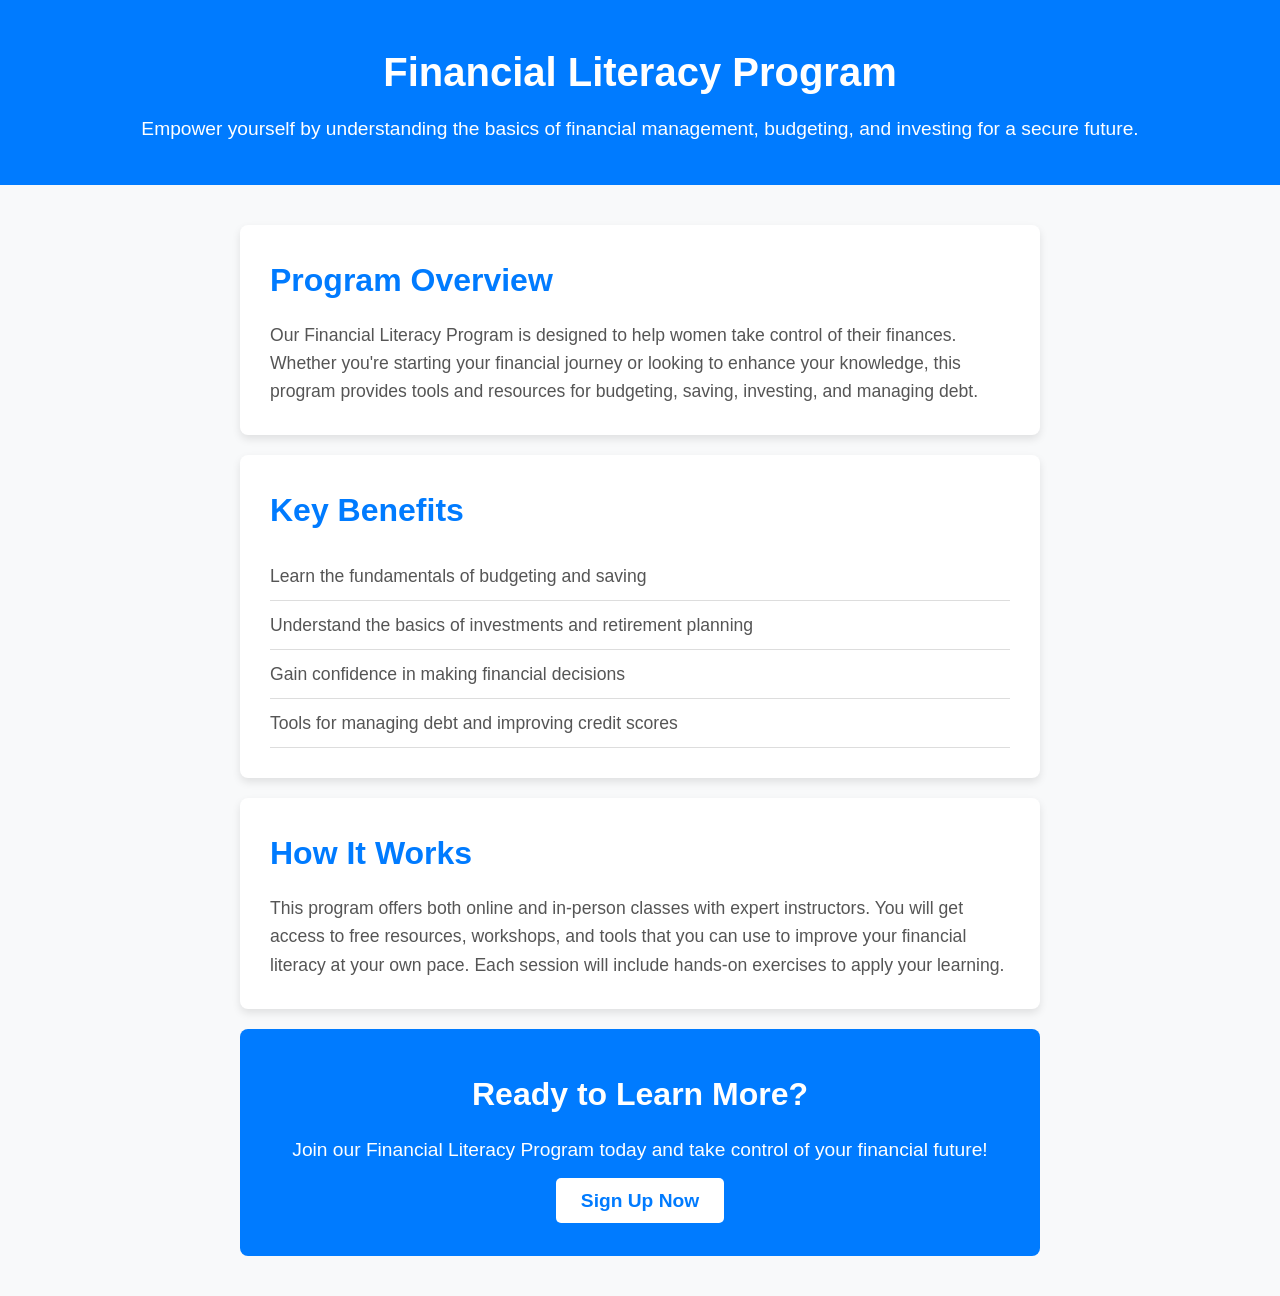
<file: index.html/financial-literacy.html>
<!DOCTYPE html>
<html lang="en">
<head>
  <meta charset="UTF-8">
  <meta name="viewport" content="width=device-width, initial-scale=1.0">
  <title>Financial Literacy Program | Women's Empowerment and Safety</title>
  <link rel="stylesheet" href="financial-literacy.css">
</head>
<body>

  <!-- Financial Literacy Header Section -->
  <header class="financial-header">
    <h1>Financial Literacy Program</h1>
    <p>Empower yourself by understanding the basics of financial management, budgeting, and investing for a secure future.</p>
  </header>

  <!-- Main Content Section -->
  <main class="financial-main">
    <!-- Program Overview Section -->
    <section class="program-overview">
      <h2>Program Overview</h2>
      <p>Our Financial Literacy Program is designed to help women take control of their finances. Whether you're starting your financial journey or looking to enhance your knowledge, this program provides tools and resources for budgeting, saving, investing, and managing debt.</p>
    </section>

    <!-- Key Benefits Section -->
    <section class="program-benefits">
      <h2>Key Benefits</h2>
      <ul>
        <li>Learn the fundamentals of budgeting and saving</li>
        <li>Understand the basics of investments and retirement planning</li>
        <li>Gain confidence in making financial decisions</li>
        <li>Tools for managing debt and improving credit scores</li>
      </ul>
    </section>

    <!-- How It Works Section -->
    <section class="program-how-it-works">
      <h2>How It Works</h2>
      <p>This program offers both online and in-person classes with expert instructors. You will get access to free resources, workshops, and tools that you can use to improve your financial literacy at your own pace. Each session will include hands-on exercises to apply your learning.</p>
    </section>

    <!-- Call to Action Section -->
    <section class="call-to-action">
      <h2>Ready to Learn More?</h2>
      <p>Join our Financial Literacy Program today and take control of your financial future!</p>
      <a href="signup-financial-literacy.html" class="btn-learn-more">Sign Up Now</a>
    </section>
  </main>

</body>
</html>
</file>
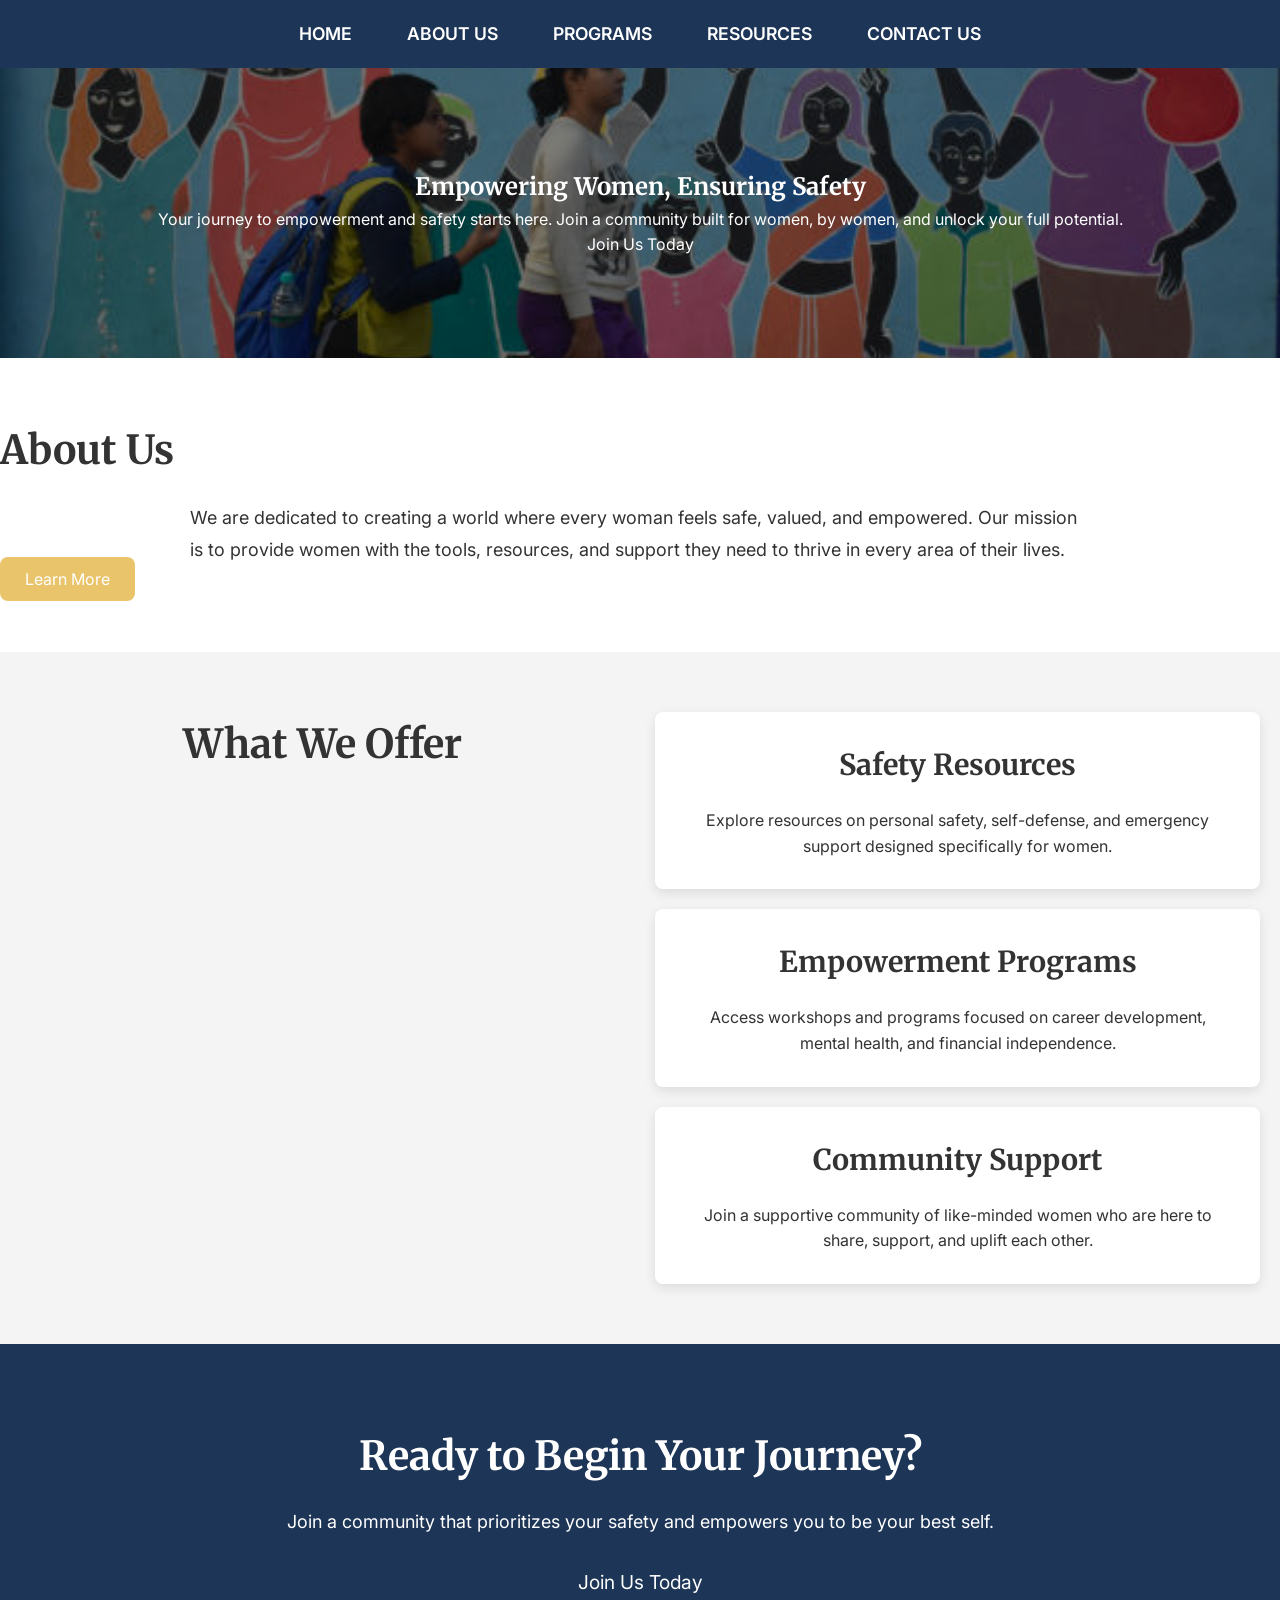
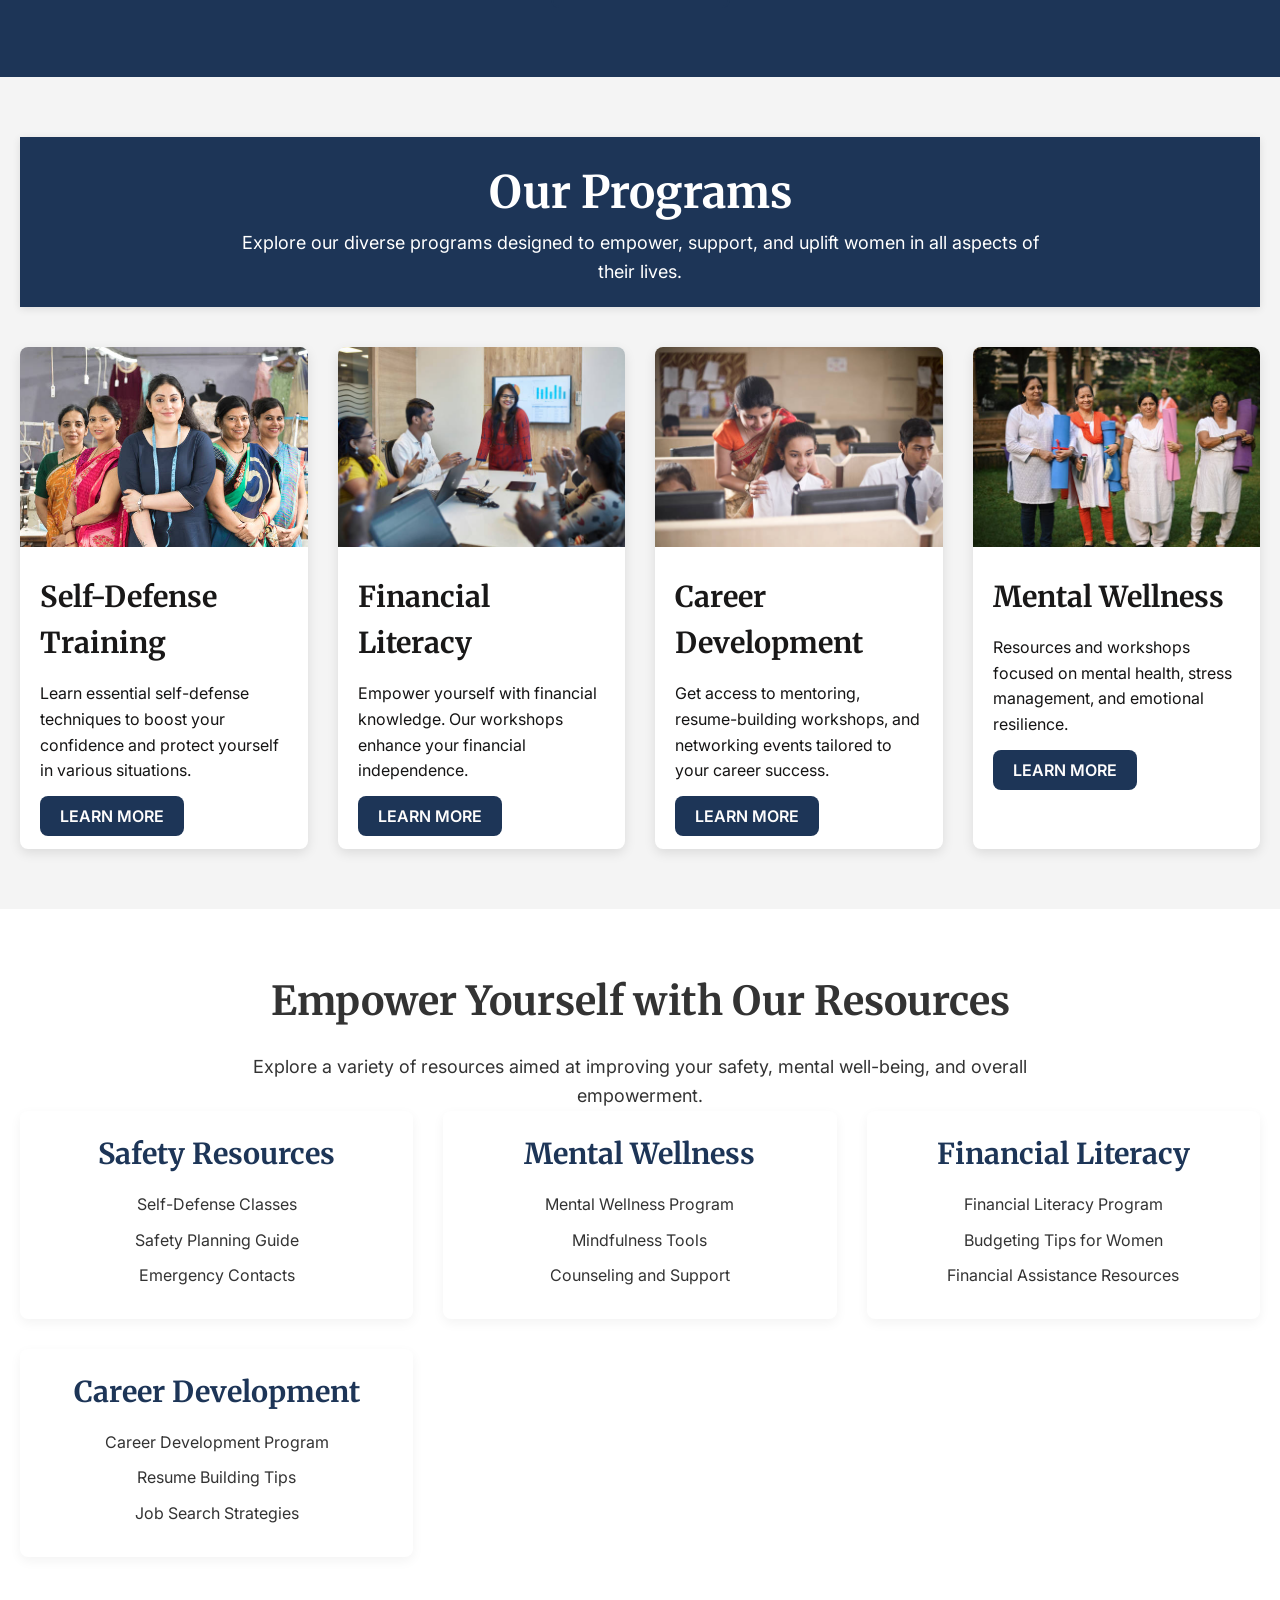
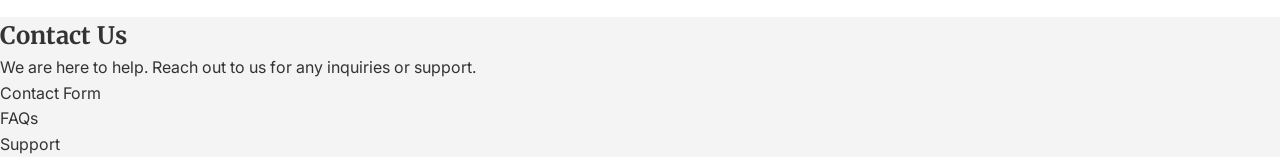
<file: index.html/job-search-strategies.html>
<!DOCTYPE html>
<html lang="en">
  <head>
    <meta charset="UTF-8">
    <meta name="viewport" content="width=device-width, initial-scale=1.0">
    <title>Home | Women's Empowerment and Safety</title>
    <link rel="stylesheet" href="styles.css">
    
    <!-- Font Awesome for social icons -->
    <link rel="stylesheet" href="https://cdnjs.cloudflare.com/ajax/libs/font-awesome/6.0.0-beta3/css/all.min.css">
    
    <!-- Google Fonts: Inter and Merriweather -->
    <link href="https://fonts.googleapis.com/css2?family=Inter:wght@400;600&family=Merriweather:wght@400;700&display=swap" rel="stylesheet">
  </head>

  <body>
    <!-- Navigation -->
    <header>
      <div class="container">
          <nav>
              <ul>
                  <li><a href="#home">Home</a></li>
                  <li><a href="#aboutus">About Us</a></li>
                  <li><a href="#programs">Programs</a></li>
                  <li><a href="#resources">Resources</a></li>
                  <li><a href="#contactus">Contact Us</a></li>
              </ul>
          </nav>
      </div>
    </header>

    <!-- Hero Section -->
    <section id="home" class="hero">
      <div class="hero-content">
        <h1>Empowering Women, Ensuring Safety</h1>
        <p>Your journey to empowerment and safety starts here. Join a community built for women, by women, and unlock your full potential.</p>
        <a href="signup.html" class="btn-primary">Join Us Today</a>
      </div>
    </section>

    <!-- About Us Section -->
    <section id="aboutus" class="section aboutus">
      <div class="section-content">
        <h2>About Us</h2>
        <p>We are dedicated to creating a world where every woman feels safe, valued, and empowered. Our mission is to provide women with the tools, resources, and support they need to thrive in every area of their lives.</p>
        <a href="about2.html" class="btn-secondary">Learn More</a>
      </div>
    </section>

    <!-- Features Section -->
    <section class="section features">
      <h2>What We Offer</h2>
      <div class="feature-cards">
        <div class="card">
          <h3>Safety Resources</h3>
          <p>Explore resources on personal safety, self-defense, and emergency support designed specifically for women.</p>
        </div>
        <div class="card">
          <h3>Empowerment Programs</h3>
          <p>Access workshops and programs focused on career development, mental health, and financial independence.</p>
        </div>
        <div class="card">
          <h3>Community Support</h3>
          <p>Join a supportive community of like-minded women who are here to share, support, and uplift each other.</p>
        </div>
      </div>
    </section>

    <!-- Call to Action -->
    <section class="section cta">
      <h2>Ready to Begin Your Journey?</h2>
      <p>Join a community that prioritizes your safety and empowers you to be your best self.</p>
      <a href="signup.html" class="btn-primary">Join Us Today</a>
    </section>

    <!-- Programs Section -->
    <section id="programs" class="section programs">
      <header class="page-header">
        <h1>Our Programs</h1>
        <p>Explore our diverse programs designed to empower, support, and uplift women in all aspects of their lives.</p>
      </header>
      <div class="programs-container">
        <!-- Program Cards -->
        <div class="program-card">
          <img src="images/self-defence.jpg" alt="Self-Defense Program" class="program-img">
          <div class="program-content">
            <h2>Self-Defense Training</h2>
            <p>Learn essential self-defense techniques to boost your confidence and protect yourself in various situations.</p>
            <a href="self-defense.html" class="btn-program">Learn More</a>
          </div>
        </div>
        <div class="program-card">
          <img src="images/financial-literacy.jpg" alt="Financial Literacy Program" class="program-img">
          <div class="program-content">
            <h2>Financial Literacy</h2>
            <p>Empower yourself with financial knowledge. Our workshops enhance your financial independence.</p>
            <a href="financial-literacy.html" class="btn-program">Learn More</a>
          </div>
        </div>
        <div class="program-card">
          <img src="images/career-development.jpg" alt="Career Development Program" class="program-img">
          <div class="program-content">
            <h2>Career Development</h2>
            <p>Get access to mentoring, resume-building workshops, and networking events tailored to your career success.</p>
            <a href="career-development.html" class="btn-program">Learn More</a>
          </div>
        </div>
        <div class="program-card">
          <img src="images/mental-wellness.jpg" alt="Mental Wellness Program" class="program-img">
          <div class="program-content">
            <h2>Mental Wellness</h2>
            <p>Resources and workshops focused on mental health, stress management, and emotional resilience.</p>
            <a href="mental-wellness.html" class="btn-program">Learn More</a>
          </div>
        </div>
      </div>
    </section>

    <!-- Resources Section -->
    <section id="resources" class="resources">
      <h2>Empower Yourself with Our Resources</h2>
      <p>Explore a variety of resources aimed at improving your safety, mental well-being, and overall empowerment.</p>
      
      <div class="resources-categories">
        <!-- Safety Resources -->
        <div class="category-card">
          <h3>Safety Resources</h3>
          <ul>
            <li><a href="self-defense-classes.html">Self-Defense Classes</a></li>
            <li><a href="safety-planning-guide.pdf" target="_blank">Safety Planning Guide</a></li>
            <li><a href="emergency-contacts.html">Emergency Contacts</a></li>
          </ul>
        </div>

        <!-- Mental Wellness -->
        <div class="category-card">
          <h3>Mental Wellness</h3>
          <ul>
            <li><a href="mental-wellness-program.html">Mental Wellness Program</a></li>
            <li><a href="mindfulness-tools.html">Mindfulness Tools</a></li>
            <li><a href="counseling-support.html">Counseling and Support</a></li>
          </ul>
        </div>

        <!-- Financial Literacy -->
        <div class="category-card">
          <h3>Financial Literacy</h3>
          <ul>
            <li><a href="financial-literacy-program.html">Financial Literacy Program</a></li>
            <li><a href="budgeting-tips.html">Budgeting Tips for Women</a></li>
            <li><a href="financial-assistance.html">Financial Assistance Resources</a></li>
          </ul>
        </div>

        <!-- Career Development -->
        <div class="category-card">
          <h3>Career Development</h3>
          <ul>
            <li><a href="career-development-program.html">Career Development Program</a></li>
            <li><a href="resume-tips.html">Resume Building Tips</a></li>
            <li><a href="job-search-strategies.html">Job Search Strategies</a></li>
          </ul>
        </div>
      </div>
    </section>

    <!-- Contact Us Section -->
    <section id="contactus" class="contact">
      <h2>Contact Us</h2>
      <p>We are here to help. Reach out to us for any inquiries or support.</p>
      <ul class="contact-links">
        <li><a href="contact-form.html">Contact Form</a></li>
        <li><a href="faq.html">FAQs</a></li>
        <li><a href="support.html">Support</a></li>
</file>
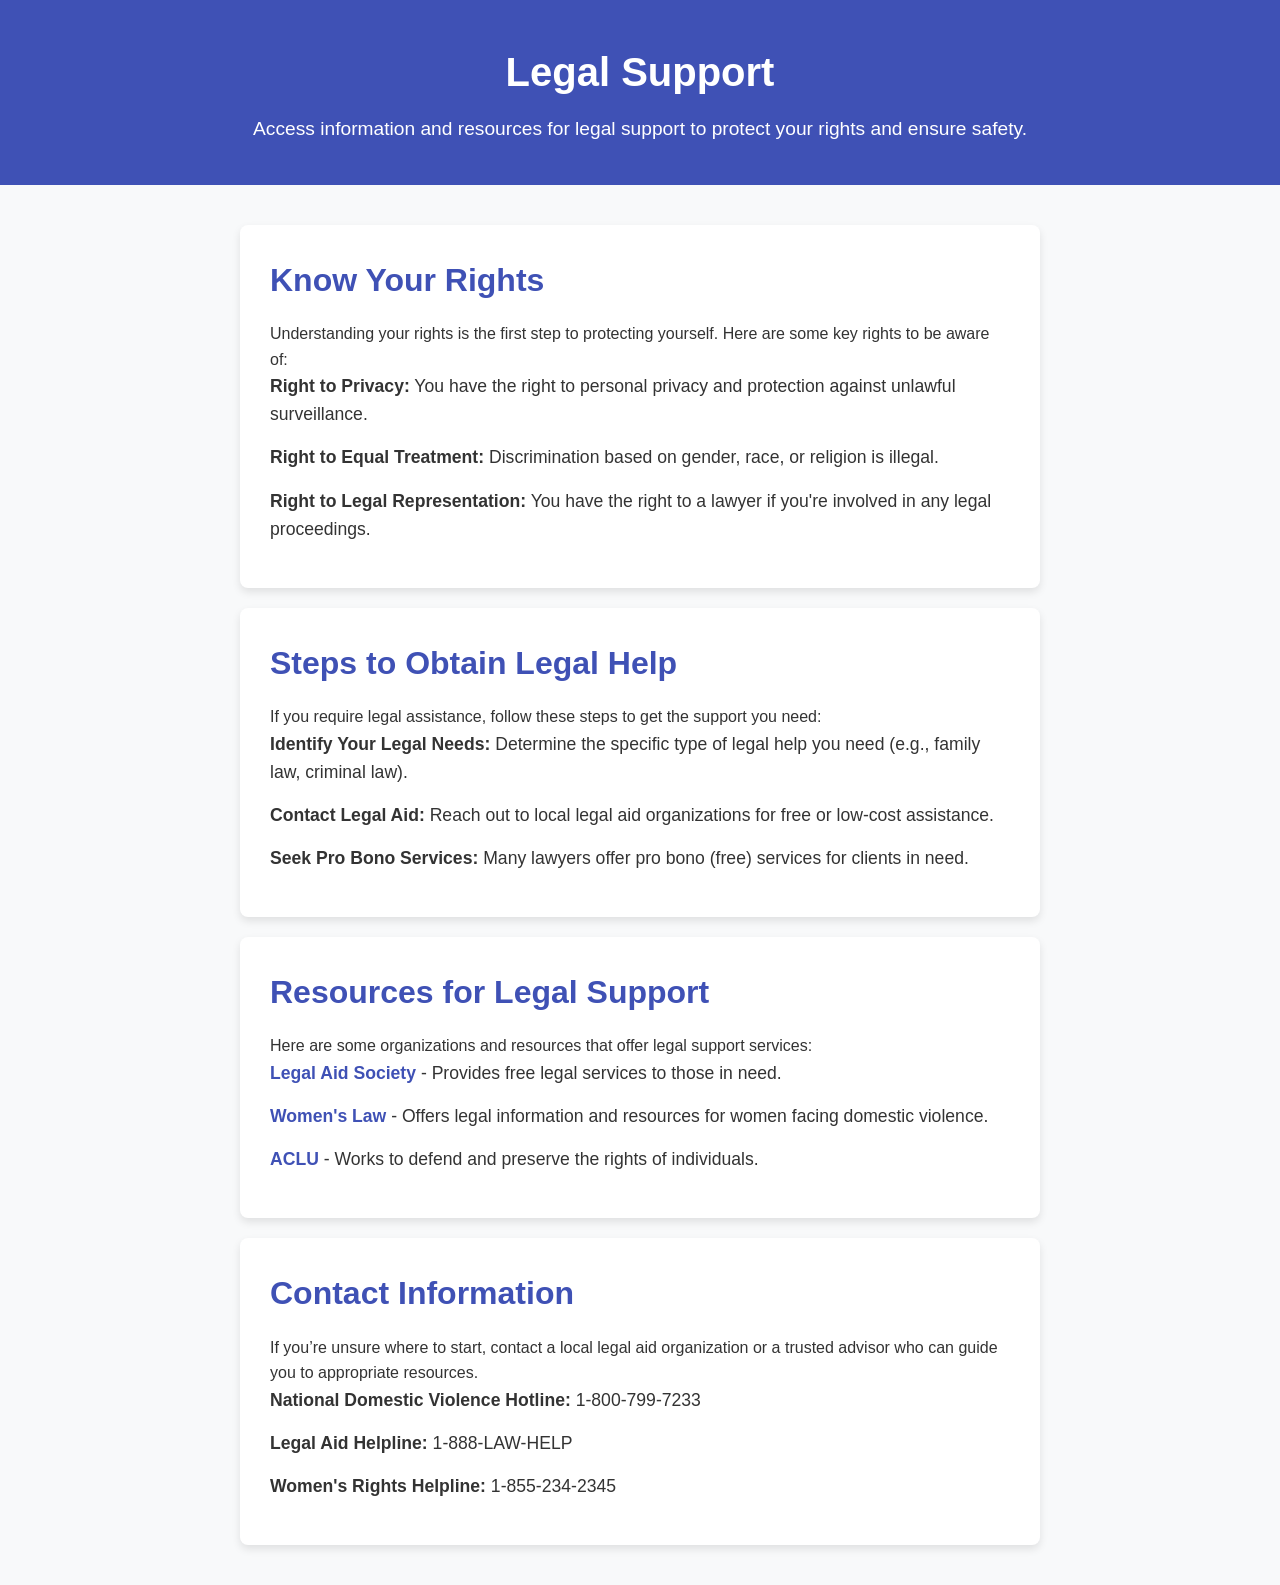
<file: index.html/legal-support.html>
<!DOCTYPE html>
<html lang="en">
<head>
  <meta charset="UTF-8">
  <meta name="viewport" content="width=device-width, initial-scale=1.0">
  <title>Legal Support | Women's Empowerment and Safety</title>
  <link rel="stylesheet" href="legal-support.css">
</head>
<body>

  <!-- Header Section -->
  <header class="legal-header">
    <h1>Legal Support</h1>
    <p>Access information and resources for legal support to protect your rights and ensure safety.</p>
  </header>

  <!-- Main Content Section -->
  <main class="legal-main">

    <!-- Know Your Rights Section -->
    <section class="legal-section">
      <h2>Know Your Rights</h2>
      <p>Understanding your rights is the first step to protecting yourself. Here are some key rights to be aware of:</p>
      <ul>
        <li><strong>Right to Privacy:</strong> You have the right to personal privacy and protection against unlawful surveillance.</li>
        <li><strong>Right to Equal Treatment:</strong> Discrimination based on gender, race, or religion is illegal.</li>
        <li><strong>Right to Legal Representation:</strong> You have the right to a lawyer if you're involved in any legal proceedings.</li>
      </ul>
    </section>

    <!-- Steps to Obtain Legal Help Section -->
    <section class="legal-section">
      <h2>Steps to Obtain Legal Help</h2>
      <p>If you require legal assistance, follow these steps to get the support you need:</p>
      <ul>
        <li><strong>Identify Your Legal Needs:</strong> Determine the specific type of legal help you need (e.g., family law, criminal law).</li>
        <li><strong>Contact Legal Aid:</strong> Reach out to local legal aid organizations for free or low-cost assistance.</li>
        <li><strong>Seek Pro Bono Services:</strong> Many lawyers offer pro bono (free) services for clients in need.</li>
      </ul>
    </section>

    <!-- Resources for Legal Support Section -->
    <section class="legal-section">
      <h2>Resources for Legal Support</h2>
      <p>Here are some organizations and resources that offer legal support services:</p>
      <ul>
        <li><a href="https://www.legalaid.org" target="_blank">Legal Aid Society</a> - Provides free legal services to those in need.</li>
        <li><a href="https://www.womenslaw.org" target="_blank">Women's Law</a> - Offers legal information and resources for women facing domestic violence.</li>
        <li><a href="https://www.aclu.org" target="_blank">ACLU</a> - Works to defend and preserve the rights of individuals.</li>
      </ul>
    </section>

    <!-- Contact Information Section -->
    <section class="legal-section">
      <h2>Contact Information</h2>
      <p>If you’re unsure where to start, contact a local legal aid organization or a trusted advisor who can guide you to appropriate resources.</p>
      <ul>
        <li><strong>National Domestic Violence Hotline:</strong> 1-800-799-7233</li>
        <li><strong>Legal Aid Helpline:</strong> 1-888-LAW-HELP</li>
        <li><strong>Women's Rights Helpline:</strong> 1-855-234-2345</li>
      </ul>
    </section>

  </main>

</body>
</html>
</file>
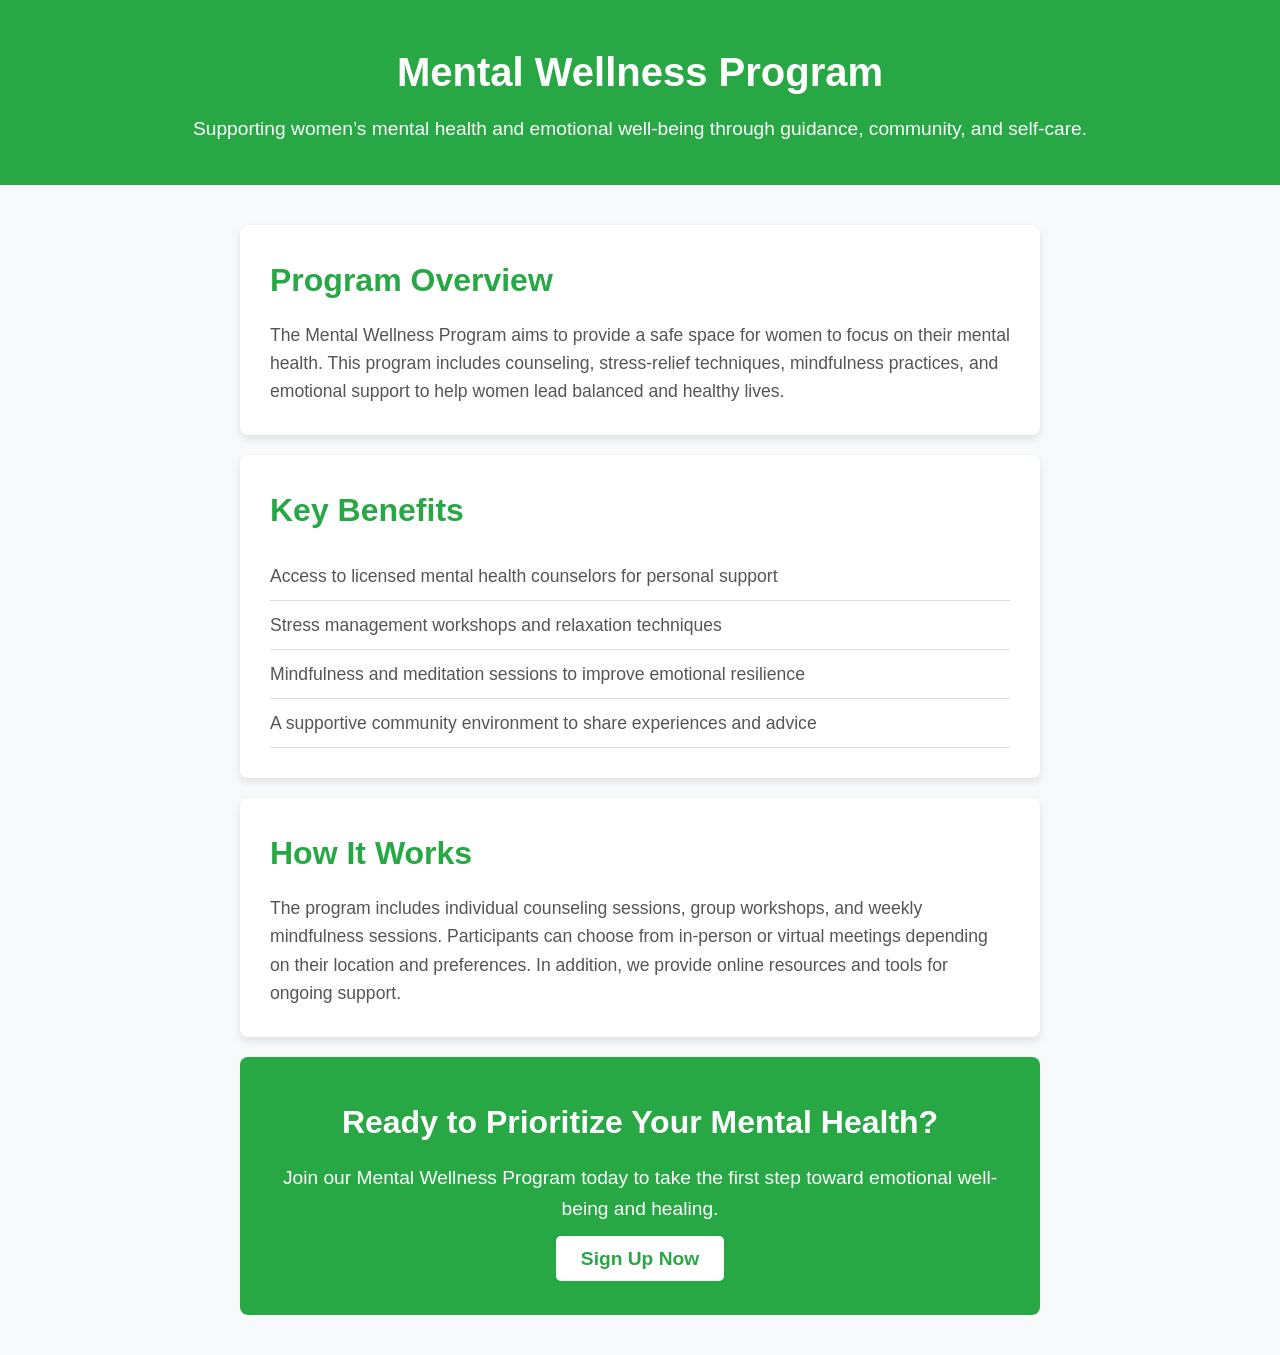
<file: index.html/mental-wellness.html>
<!DOCTYPE html>
<html lang="en">
<head>
  <meta charset="UTF-8">
  <meta name="viewport" content="width=device-width, initial-scale=1.0">
  <title>Mental Wellness Program | Women's Empowerment and Safety</title>
  <link rel="stylesheet" href="mental-wellness.css">
</head>
<body>

  <!-- Mental Wellness Header Section -->
  <header class="mental-wellness-header">
    <h1>Mental Wellness Program</h1>
    <p>Supporting women’s mental health and emotional well-being through guidance, community, and self-care.</p>
  </header>

  <!-- Main Content Section -->
  <main class="mental-wellness-main">
    <!-- Program Overview Section -->
    <section class="program-overview">
      <h2>Program Overview</h2>
      <p>The Mental Wellness Program aims to provide a safe space for women to focus on their mental health. This program includes counseling, stress-relief techniques, mindfulness practices, and emotional support to help women lead balanced and healthy lives.</p>
    </section>

    <!-- Key Benefits Section -->
    <section class="program-benefits">
      <h2>Key Benefits</h2>
      <ul>
        <li>Access to licensed mental health counselors for personal support</li>
        <li>Stress management workshops and relaxation techniques</li>
        <li>Mindfulness and meditation sessions to improve emotional resilience</li>
        <li>A supportive community environment to share experiences and advice</li>
      </ul>
    </section>

    <!-- How It Works Section -->
    <section class="program-how-it-works">
      <h2>How It Works</h2>
      <p>The program includes individual counseling sessions, group workshops, and weekly mindfulness sessions. Participants can choose from in-person or virtual meetings depending on their location and preferences. In addition, we provide online resources and tools for ongoing support.</p>
    </section>

    <!-- Call to Action Section -->
    <section class="call-to-action">
      <h2>Ready to Prioritize Your Mental Health?</h2>
      <p>Join our Mental Wellness Program today to take the first step toward emotional well-being and healing.</p>
      <a href="signup-mental-wellness.html" class="btn-learn-more">Sign Up Now</a>
    </section>
  </main>

</body>
</html>
</file>
<file: index.html/styles.css>
/* General Styling */
:root {
  --primary-color: #1d3557; /* Deep Navy Blue */
  --secondary-color: #f1faee; /* Soft Light Gray */
  --highlight-color: #e9c46a; /* Soft Gold */
  --background-color: #f4f4f4; /* Light Gray */
  --text-color: #333; /* Dark Gray for text */
  --heading-font: 'Merriweather', serif;  /* Elegant serif font for headings */
  --body-font: 'Inter', sans-serif;   /* Clean sans-serif for body */
  --border-radius: 8px;
  --max-width: 1200px;
  --padding: 20px;
  --transition-speed: 0.3s;
}

/* Base */
* {
  margin: 0;
  padding: 0;
  box-sizing: border-box;
}

body {
  font-family: var(--body-font);
  color: var(--text-color);
  background-color: var(--background-color);
  line-height: 1.6;
}

h1, h2, h3, h4 {
  font-family: var(--heading-font); /* Apply Merriweather font to headings */
}

a {
  text-decoration: none;
  color: inherit;
}

ul {
  list-style: none;
}

button, a.btn {
  border: none;
  cursor: pointer;
}

/* Header Styling */
header {
  background-color: var(--primary-color); /* Deep Navy Blue */
  padding: var(--padding) 0;
  box-shadow: 0 2px 8px rgba(0, 0, 0, 0.1);
}

.container {
  width: 90%;
  max-width: var(--max-width);
  margin: 0 auto;
  padding: 0 15px;
}

nav ul {
  display: flex;
  justify-content: center;
  gap: 25px;
}

nav ul li {
  font-size: 1.1rem;
  position: relative;
}

/* Footer Section */
.footer {
  background-color: var(--primary-color); /* Deep Navy Blue */
  color: var(--secondary-color); /* Light Gray Text */
  padding: var(--padding) 0;
  text-align: center;
}

.footer-content p {
  margin: 5px 0; /* Adds spacing between footer elements */
}

.footer-link {
  color: var(--highlight-color); /* Soft Gold for links */
  text-decoration: none;
  transition: color var(--transition-speed);
}

.footer-link:hover {
  color: #c7a60f; /* Darker Gold on hover */
}

/* Navigation Styling */
nav ul li a {
  color: #fff; /* White text */
  padding: 10px 15px;
  text-transform: uppercase;
  font-weight: 600;
  transition: color var(--transition-speed), text-decoration var(--transition-speed);
}

nav ul li a:hover {
  color: var(--highlight-color); /* Soft Gold on hover */
}

nav ul li a::after {
  content: '';
  position: absolute;
  left: 0;
  bottom: -5px;
  width: 0;
  height: 2px;
  background-color: var(--highlight-color); /* Soft Gold underline */
  transition: width 0.3s ease, bottom 0.3s ease;
}

nav ul li a:hover::after {
  width: 100%;
  bottom: 0;
}

/* Hero Section */
.hero {
  position: relative;
  padding: 100px 20px;
  background-image: url('images/background.jpg'); /* AI-generated background image */
  background-size: cover;
  background-position: center;
  background-repeat: no-repeat;
  color: white;
}

.hero::after {
  content: "";
  position: absolute;
  top: 0;
  left: 0;
  right: 0;
  bottom: 0;
  background-color: rgba(0, 0, 0, 0.5); /* Semi-transparent black overlay */
  z-index: 1;
}

.hero-content {
  position: relative;
  z-index: 2;
  text-align: center;
} 

/* About Us Section */
.aboutus {
  padding: 60px 0;
  background-color: #fff;
}

.aboutus h2 {
  font-size: 2.5rem;
  margin-bottom: 20px;
}

.aboutus p {
  font-size: 1.125rem;
  line-height: 1.8;
  max-width: 900px;
  margin: 0 auto;
}

.btn-secondary {
  background-color: var(--highlight-color); /* Soft Gold */
  color: #fff;
  padding: 12px 25px;
  border-radius: var(--border-radius);
  font-size: 1rem;
  margin-top: 30px;
  transition: background-color var(--transition-speed);
}

.btn-secondary:hover {
  background-color: #c7a60f; /* Darker Gold on hover */
}

/* Features Section */
.features {
  display: grid;
  grid-template-columns: repeat(auto-fit, minmax(280px, 1fr));
  gap: 30px;
  padding: 60px 20px;
}

.features h2 {
  font-size: 2.5rem;
  text-align: center;
  margin-bottom: 30px;
}

.feature-cards {
  display: grid;
  gap: 20px;
}

.feature-cards .card {
  background-color: white;
  padding: 30px;
  border-radius: var(--border-radius);
  box-shadow: 0 4px 12px rgba(0, 0, 0, 0.1);
  text-align: center;
  transition: transform var(--transition-speed), box-shadow var(--transition-speed);
}

.feature-cards .card:hover {
  transform: translateY(-10px);
  box-shadow: 0 8px 18px rgba(0, 0, 0, 0.1);
}

.card h3 {
  font-size: 1.8rem;
  margin-bottom: 20px;
}

.card p {
  font-size: 1rem;
  line-height: 1.6;
}

/* Call to Action */
.cta {
  background-color: var(--primary-color); /* Deep Navy Blue */
  color: white;
  text-align: center;
  padding: 80px 20px;
}

.cta h2 {
  font-size: 2.5rem;
  margin-bottom: 20px;
}

.cta p {
  font-size: 1.125rem;
  max-width: 800px;
  margin: 0 auto 30px;
}

.cta .btn-primary {
  background-color: var(--primary-color); /* Navy Blue */
  color: white; /* White text */
  padding: 12px 25px;
  border-radius: var(--border-radius);
  font-size: 1.2rem;
  transition: background-color var(--transition-speed), color var(--transition-speed);
  border: 2px solid var(--primary-color); /* Border to match primary color */
}

.cta .btn-primary:hover {
  background-color: white; /* White background on hover */
  color: var(--primary-color); /* Navy Blue text */
  border-color: var(--primary-color); /* Border color stays the same */
}

/* Programs Section */
.programs {
  padding: 60px 20px;
  color: white; /* Set text color to white */
}

.programs header {
  text-align: center;
  margin-bottom: 40px;
}

.programs header h1 {
  font-size: 2.8rem;
  color: white; /* Ensure the header text is white */
}

.programs header p {
  font-size: 1.125rem;
  max-width: 800px;
  margin: 0 auto;
  color: white; /* Ensure the paragraph text is white */
}

.programs-container {
  display: grid;
  grid-template-columns: repeat(auto-fill, minmax(280px, 1fr));
  gap: 30px;
}

.program-card {
  background-color: white;
  border-radius: var(--border-radius);
  box-shadow: 0 4px 12px rgba(0, 0, 0, 0.1);
  overflow: hidden;
  transition: transform var(--transition-speed), box-shadow var(--transition-speed);
}

.program-card:hover {
  transform: translateY(-10px);
  box-shadow: 0 8px 18px rgba(0, 0, 0, 0.1);
}

.program-card img {
  width: 100%;
  height: 200px;
  object-fit: cover;
  transition: transform var(--transition-speed);
}

.program-card:hover img {
  transform: scale(1.05);
}

.program-content {
  padding: 20px;
  color: white; /* Ensure the program content text is white */
}

.program-content h2 {
  font-size: 1.8rem;
  margin-bottom: 15px;
  color: rgb(25, 24, 24); /* Set the heading color to white */
}

.program-content p {
  font-size: 1rem;
  margin-bottom: 20px;
  color: rgb(21, 20, 20); /* Set the paragraph text to white */
}

.btn-program {
  background-color: var(--primary-color); /* Deep Navy Blue */
  color: #fdfcfc; /* White text */
  padding: 10px 20px;
  border-radius: var(--border-radius);
  font-size: 1rem;
  text-transform: uppercase;
  font-weight: 600;
  transition: background-color var(--transition-speed), transform var(--transition-speed);
}

.btn-program:hover {
  background-color: #16324b; /* Darker Navy Blue on hover */
  transform: scale(1.05);
}

/* Resources Section */
.resources {
  padding: 60px 20px;
  background-color: #fff;
  text-align: center;
}

.resources h2 {
  font-size: 2.5rem;
  margin-bottom: 20px;
}

.resources p {
  font-size: 1.125rem;
  margin-bottom: 40px;
  max-width: 800px;
  margin: 0 auto;
}

.resources-categories {
  display: grid;
  grid-template-columns: repeat(3, 1fr); /* Three equal-width columns */
  gap: 30px;
}

.category-card {
  background-color: white;
  border-radius: var(--border-radius);
  box-shadow: 0 4px 12px rgba(0, 0, 0, 0.05);
  padding: 20px;
  transition: transform var(--transition-speed), box-shadow var(--transition-speed);
}

.category-card:hover {
  transform: translateY(-10px);
  box-shadow: 0 8px 18px rgba(0, 0, 0, 0.1);
}

.category-card h3 {
  font-size: 1.8rem;
  margin-bottom: 15px;
  color: var(--primary-color);
}

.category-card ul {
  list-style-type: none;
  padding: 0;
}

.category-card ul li {
  margin: 10px 0;
}

.category-card ul li a {
  color: #333;
  text-decoration: none;
  font-size: 1rem;
}

.category-card ul li a:hover {
  color: var(--primary-color);
}
</file>
<file: index.html/styles3.css>
/* Reset default styles */
* {
  margin: 0;
  padding: 0;
  box-sizing: border-box;
}

body {
  font-family: Arial, sans-serif;
  background-color: #f8f9fa;
  color: #333;
  line-height: 1.6;
}

/* Header Section */
.about-header {
  text-align: center;
  padding: 40px 20px;
  background-color: #d63384;
  color: #fff;
}

.about-header h1 {
  font-size: 2.5em;
  margin-bottom: 10px;
}

.about-header p {
  font-size: 1.2em;
  margin-top: 10px;
}

/* Main Content */
.about-main {
  width: 90%;
  max-width: 1000px;
  margin: 40px auto;
}

.about-section {
  margin-bottom: 40px;
  text-align: center;
}

.about-section h2 {
  font-size: 2em;
  color: #d63384;
  margin-bottom: 20px;
}

.about-section p {
  color: #555;
  max-width: 700px;
  margin: 0 auto 20px;
  line-height: 1.8;
}

/* Mission & Vision Section */
.mv-content {
  display: flex;
  flex-wrap: wrap;
  gap: 20px;
  justify-content: center;
}

.mv-card {
  background-color: #fff;
  border: 1px solid #ddd;
  border-radius: 8px;
  padding: 20px;
  width: 100%;
  max-width: 300px;
  box-shadow: 0 4px 8px rgba(0, 0, 0, 0.1);
  text-align: center;
}

.mv-card h3 {
  font-size: 1.5em;
  color: #d63384;
  margin-bottom: 10px;
}

/* Team Section */
.team-members {
  display: flex;
  flex-wrap: wrap;
  gap: 20px;
  justify-content: center;
}

.team-card {
  background-color: #fff;
  border: 1px solid #ddd;
  border-radius: 8px;
  width: 200px;
  text-align: center;
  box-shadow: 0 4px 8px rgba(0, 0, 0, 0.1);
}

.team-card img {
  width: 100%;
  height: 200px;
  object-fit: cover;
  border-top-left-radius: 8px;
  border-top-right-radius: 8px;
}

.team-card h3 {
  font-size: 1.3em;
  color: #d63384;
  margin: 10px 0 5px;
}

.team-card p {
  color: #777;
  margin-bottom: 15px;
}

/* Responsive Design */
@media (max-width: 768px) {
  .about-header h1 {
    font-size: 2em;
  }

  .about-section h2 {
    font-size: 1.8em;
  }

  .mv-content, .team-members {
    flex-direction: column;
    gap: 20px;
  }
}
</file>
<file: index.html/budgeting-tips.css>
/* Reset and Global Styles */
* {
  margin: 0;
  padding: 0;
  box-sizing: border-box;
}

body {
  font-family: Arial, sans-serif;
  line-height: 1.6;
  background-color: #f8f9fa;
  color: #333;
  padding: 20px;
}

/* Header Section */
.budgeting-header {
  background-color: #d63384;
  color: white;
  text-align: center;
  padding: 30px 20px;
  border-radius: 10px;
}

.budgeting-header h1 {
  font-size: 2.5em;
  margin-bottom: 10px;
}

.budgeting-header p {
  font-size: 1.2em;
}

/* Main Content */
.budgeting-main {
  margin: 40px auto;
  width: 90%;
  max-width: 1000px;
}

/* Sections */
.budgeting-section {
  margin-bottom: 30px;
  background-color: white;
  border-radius: 8px;
  padding: 20px;
  box-shadow: 0 4px 8px rgba(0, 0, 0, 0.1);
}

.budgeting-section h2 {
  color: #d63384;
  margin-bottom: 15px;
}

.budgeting-section p {
  margin-bottom: 20px;
  color: #555;
}

.budgeting-section ul {
  list-style-type: disc;
  margin-left: 20px;
  color: #444;
}

.budgeting-section ul li {
  margin-bottom: 10px;
}

.budgeting-section a {
  color: #d63384;
  text-decoration: none;
}

.budgeting-section a:hover {
  text-decoration: underline;
}

/* Responsive Design */
@media (max-width: 768px) {
  .budgeting-header h1 {
    font-size: 2em;
  }

  .budgeting-main {
    width: 100%;
  }
}
</file>
<file: index.html/career-development.css>
/* General Reset */
* {
  margin: 0;
  padding: 0;
  box-sizing: border-box;
}

body {
  font-family: 'Arial', sans-serif;
  line-height: 1.6;
  background-color: #f9f9f9;
  color: #333;
  padding: 20px;
}

/* Header Section */
.career-header {
  background-color: #0056b3;
  color: white;
  text-align: center;
  padding: 40px 20px;
  border-radius: 10px;
}

.career-header h1 {
  font-size: 2.5em;
  margin-bottom: 10px;
}

.career-header p {
  font-size: 1.2em;
  margin-top: 10px;
}

/* Main Content */
.career-main {
  margin: 30px auto;
  max-width: 800px;
}

/* Sections Styling */
.career-main section {
  background-color: white;
  padding: 20px;
  margin-bottom: 20px;
  border-radius: 10px;
  box-shadow: 0 4px 8px rgba(0, 0, 0, 0.1);
}

.career-main h2 {
  color: #0056b3;
  margin-bottom: 15px;
  font-size: 1.8em;
}

.career-main p {
  margin-bottom: 15px;
  color: #555;
}

.career-main ul {
  margin-left: 20px;
  list-style-type: disc;
  color: #444;
}

.career-main ul li {
  margin-bottom: 10px;
}

/* Call to Action Section */
.call-to-action {
  text-align: center;
  background-color: #f0f8ff;
  padding: 30px;
  border-radius: 10px;
}

.call-to-action h2 {
  margin-bottom: 15px;
  font-size: 1.8em;
}

.call-to-action p {
  margin-bottom: 20px;
}

.btn-sign-up {
  display: inline-block;
  padding: 10px 20px;
  font-size: 1em;
  color: white;
  background-color: #0056b3;
  text-decoration: none;
  border-radius: 5px;
  transition: background-color 0.3s ease;
}

.btn-sign-up:hover {
  background-color: #003f7f;
}

/* Responsive Design */
@media (max-width: 768px) {
  .career-header h1 {
    font-size: 2em;
  }

  .career-main section {
    padding: 15px;
  }

  .btn-sign-up {
    font-size: 0.9em;
    padding: 8px 16px;
  }
}
</file>
<file: index.html/contact.css>
/* General Reset */
* {
    margin: 0;
    padding: 0;
    box-sizing: border-box;
}

body {
    font-family: Arial, sans-serif;
    line-height: 1.6;
    color: #333;
    background-color: #f9f9f9;
    padding: 20px;
}

/* Header */
.header {
    text-align: center;
    background-color: #0056b3;
    color: white;
    padding: 20px 10px;
    border-radius: 10px;
}

.header h1 {
    font-size: 2.5em;
}

/* Main Content */
main {
    max-width: 800px;
    margin: 20px auto;
}

.intro-section,
.form-section,
.info-section {
    background-color: white;
    padding: 20px;
    margin-bottom: 20px;
    border-radius: 10px;
    box-shadow: 0 4px 8px rgba(0, 0, 0, 0.1);
}

h2 {
    color: #0056b3;
    margin-bottom: 10px;
}

p {
    margin-bottom: 15px;
    color: #555;
}

a {
    color: #0056b3;
    text-decoration: none;
}

a:hover {
    text-decoration: underline;
}

/* Contact Form */
.contact-form {
    display: flex;
    flex-direction: column;
    gap: 15px;
}

.contact-form label {
    font-weight: bold;
    margin-bottom: 5px;
}

.contact-form input,
.contact-form textarea {
    padding: 10px;
    border: 1px solid #ccc;
    border-radius: 5px;
    font-size: 1em;
    width: 100%;
}

.contact-form input:focus,
.contact-form textarea:focus {
    border-color: #0056b3;
    outline: none;
}

.submit-button {
    padding: 10px 20px;
    background-color: #0056b3;
    color: white;
    border: none;
    border-radius: 5px;
    cursor: pointer;
    font-size: 1em;
}

.submit-button:hover {
    background-color: #003f7f;
}

/* Footer */
.footer {
    text-align: center;
    background-color: #0056b3;
    color: white;
    padding: 15px;
    border-radius: 10px;
    margin-top: 30px;
}

.footer-content p {
    margin: 10px 0;
    color: white;
}

.footer-link {
    color: white;
    text-decoration: none;
    margin: 0 5px;
}

.footer-link:hover {
    text-decoration: underline;
}

/* Social Links */
.social-links {
    margin-top: 10px;
}

.social-links a {
    color: white;
    margin: 0 10px;
}

/* Responsive Design */
@media (max-width: 768px) {
    .header h1 {
        font-size: 2em;
    }

    .submit-button {
        font-size: 0.9em;
        padding: 10px;
    }
}
</file>
<file: index.html/counseling-support.css>
/* Reset default styles */
* {
  margin: 0;
  padding: 0;
  box-sizing: border-box;
}

body {
  font-family: Arial, sans-serif;
  background-color: #f8f9fa;
  color: #333;
  line-height: 1.6;
}

/* Header Section */
.counseling-header {
  text-align: center;
  padding: 40px 20px;
  background-color: #3f51b5;
  color: #fff;
}

.counseling-header h1 {
  font-size: 2.5em;
  margin-bottom: 10px;
}

.counseling-header p {
  font-size: 1.2em;
  margin-top: 10px;
}

/* Main Content */
.counseling-main {
  width: 90%;
  max-width: 800px;
  margin: 40px auto;
}

/* Counseling Sections */
.counseling-section {
  background-color: #fff;
  padding: 30px;
  border-radius: 8px;
  margin-bottom: 20px;
  box-shadow: 0 4px 8px rgba(0, 0, 0, 0.1);
}

.counseling-section h2 {
  font-size: 2em;
  color: #3f51b5;
  margin-bottom: 15px;
}

.counseling-section ul {
  list-style-type: none;
  padding-left: 0;
}

.counseling-section li {
  margin-bottom: 15px;
  font-size: 1.1em;
}

.counseling-section a {
  color: #3f51b5;
  text-decoration: none;
  font-weight: bold;
}

.counseling-section a:hover {
  text-decoration: underline;
}

/* Responsive Design */
@media (max-width: 768px) {
  .counseling-header h1 {
    font-size: 2em;
  }

  .counseling-main {
    width: 100%;
  }

  .counseling-section h2 {
    font-size: 1.8em;
  }
}
</file>
<file: index.html/domestic-violence-law.css>
/* General Styles */
body {
  font-family: 'Helvetica Neue', Arial, sans-serif; /* Modern font stack */
  line-height: 1.6;
  margin: 0;
  padding: 0;
  background-color: #f4f4f4; /* Slightly lighter background for better contrast */
  color: #333;
}

a {
  color: #0077cc; /* Consistent branding blue for links */
  text-decoration: none;
}

a:hover {
  text-decoration: underline;
  color: #005fa3; /* Darker shade on hover for better interaction feedback */
}

/* Header Section */
.domestic-violence-header {
  text-align: center;
  background-color: #d32f2f; /* Strong, bold red to grab attention */
  color: white;
  padding: 40px 20px; /* Increased padding for a more spacious header */
}

.domestic-violence-header h1 {
  margin: 0;
  font-size: 3rem; /* Larger, impactful header */
  font-weight: 700; /* Bold font weight for emphasis */
}

.domestic-violence-header p {
  margin: 10px 0 0;
  font-size: 1.25rem; /* Slightly larger paragraph text for readability */
  font-weight: 300; /* Lighter weight for better contrast */
}

/* Main Content */
.domestic-violence-main {
  max-width: 900px;
  margin: 40px auto;
  padding: 30px;
  background: white;
  box-shadow: 0 6px 12px rgba(0, 0, 0, 0.1); /* Slightly stronger shadow for depth */
  border-radius: 8px;
  color: #333; /* Ensure legible text inside main content */
}

.domestic-violence-section {
  margin-bottom: 40px;
}

.domestic-violence-section h2 {
  font-size: 2rem; /* Slightly larger subheading for section titles */
  color: #d32f2f;
  margin-bottom: 15px;
  border-bottom: 3px solid #d32f2f; /* Slightly thicker border for emphasis */
  padding-bottom: 8px;
  font-weight: 600; /* Semi-bold for section headings */
}

.domestic-violence-section p {
  margin-bottom: 20px; /* Increased margin between paragraphs for readability */
  font-size: 1.1rem;
  color: #555; /* Softer text color for body content */
}

ul {
  list-style-type: disc;
  margin: 0 0 20px 25px; /* Slightly increased margin for better indentation */
  padding: 0;
}

ul li {
  margin-bottom: 15px;
  font-size: 1.1rem;
}

ul li a {
  font-weight: 500; /* Medium weight for better legibility */
  color: #0077cc;
}

ul li a:hover {
  color: #005fa3; /* Darker shade for consistency with other hover links */
}

/* Responsive Design */
@media (max-width: 768px) {
  .domestic-violence-header h1 {
    font-size: 2.5rem; /* Slightly smaller header text on mobile */
  }

  .domestic-violence-header p {
    font-size: 1.1rem; /* Reduce paragraph size for smaller screens */
  }

  .domestic-violence-main {
    padding: 20px; /* Reduce padding on smaller screens */
    margin: 20px auto; /* Slightly reduced margin for mobile */
  }

  .domestic-violence-section h2 {
    font-size: 1.6rem; /* Smaller section headers on mobile */
  }

  ul li {
    font-size: 1rem; /* Smaller font size for list items */
  }
}
</file>
<file: index.html/emergency-contacts.css>
/* General Styles */
body {
  font-family: 'Arial', sans-serif;
  margin: 0;
  padding: 0;
  background-color: #f4f6f9;
  color: #333;
}

a {
  color: #1e73be;
  text-decoration: none;
}

a:hover {
  text-decoration: underline;
}

/* Header Styles */
.emergency-header {
  background-color: #2c3e50;
  color: white;
  text-align: center;
  padding: 40px 20px;
}

.emergency-header h1 {
  margin: 0;
  font-size: 2.5rem;
}

.emergency-header p {
  font-size: 1.1rem;
  margin-top: 10px;
  font-weight: 300;
}

/* Main Content Styles */
.emergency-main {
  max-width: 900px;
  margin: 40px auto;
  padding: 20px;
  background-color: white;
  border-radius: 8px;
  box-shadow: 0 4px 12px rgba(0, 0, 0, 0.1);
}

.emergency-section {
  margin-bottom: 30px;
}

.emergency-section h2 {
  font-size: 1.8rem;
  color: #2c3e50;
  margin-bottom: 15px;
  border-bottom: 2px solid #1e73be;
  padding-bottom: 5px;
}

.emergency-section p {
  font-size: 1.1rem;
  color: #555;
  margin-bottom: 15px;
}

.emergency-section ul {
  list-style-type: none;
  padding-left: 0;
}

.emergency-section ul li {
  font-size: 1.1rem;
  margin-bottom: 12px;
}

.emergency-section ul li strong {
  font-weight: bold;
}

/* Responsive Design */
@media (max-width: 768px) {
  .emergency-header h1 {
    font-size: 2rem;
  }

  .emergency-main {
    padding: 15px;
  }

  .emergency-section h2 {
    font-size: 1.5rem;
  }

  .emergency-section ul li {
    font-size: 1rem;
  }
}

  .domestic-violence-main {
    width: 100%;
  }

  .domestic-violence-section h2 {
    font-size: 1.8em;
  }
}
</file>
<file: index.html/financial-assiastant.css>
/* Reset default styles */
* {
    margin: 0;
    padding: 0;
    box-sizing: border-box;
  }
  
  body {
    font-family: Arial, sans-serif;
    background-color: #f8f9fa;
    color: #333;
    line-height: 1.6;
  }
  
  /* Header Section */
  .assistance-header {
    text-align: center;
    padding: 40px 20px;
    background-color: #4caf50;
    color: #fff;
  }
  
  .assistance-header h1 {
    font-size: 2.5em;
    margin-bottom: 10px;
  }
  
  .assistance-header p {
    font-size: 1.2em;
    margin-top: 10px;
  }
  
  /* Main Content */
  .assistance-main {
    width: 90%;
    max-width: 800px;
    margin: 40px auto;
  }
  
  /* Assistance Sections */
  .assistance-section {
    background-color: #fff;
    padding: 30px;
    border-radius: 8px;
    margin-bottom: 20px;
    box-shadow: 0 4px 8px rgba(0, 0, 0, 0.1);
  }
  
  .assistance-section h2 {
    font-size: 2em;
    color: #4caf50;
    margin-bottom: 15px;
  }
  
  .assistance-section ul {
    list-style-type: none;
    padding-left: 0;
  }
  
  .assistance-section li {
    margin-bottom: 15px;
    font-size: 1.1em;
  }
  
  .assistance-section a {
    color: #4caf50;
    text-decoration: none;
    font-weight: bold;
  }
  
  .assistance-section a:hover {
    text-decoration: underline;
  }
  
  /* Responsive Design */
  @media (max-width: 768px) {
    .assistance-header h1 {
      font-size: 2em;
    }
  
    .assistance-main {
      width: 100%;
    }
  
    .assistance-section h2 {
      font-size: 1.8em;
    }
  }
</file>
<file: index.html/financial-literacy.css>
/* Reset default styles */
* {
    margin: 0;
    padding: 0;
    box-sizing: border-box;
  }
  
  body {
    font-family: Arial, sans-serif;
    background-color: #f8f9fa;
    color: #333;
    line-height: 1.6;
  }
  
  /* Financial Literacy Header */
  .financial-header {
    text-align: center;
    padding: 40px 20px;
    background-color: #007bff;
    color: #fff;
  }
  
  .financial-header h1 {
    font-size: 2.5em;
    margin-bottom: 10px;
  }
  
  .financial-header p {
    font-size: 1.2em;
    margin-top: 10px;
  }
  
  /* Main Content */
  .financial-main {
    width: 90%;
    max-width: 800px;
    margin: 40px auto;
  }
  
  /* Program Overview Section */
  .program-overview, 
  .program-benefits, 
  .program-how-it-works {
    background-color: #fff;
    padding: 30px;
    border-radius: 8px;
    margin-bottom: 20px;
    box-shadow: 0 4px 8px rgba(0, 0, 0, 0.1);
  }
  
  .program-overview h2,
  .program-benefits h2,
  .program-how-it-works h2 {
    font-size: 2em;
    color: #007bff;
    margin-bottom: 15px;
  }
  
  .program-overview p,
  .program-how-it-works p,
  .program-benefits ul {
    font-size: 1.1em;
    color: #555;
  }
  
  /* Benefits List */
  .program-benefits ul {
    list-style-type: none;
  }
  
  .program-benefits li {
    padding: 10px 0;
    border-bottom: 1px solid #ddd;
  }
  
  /* Call to Action Section */
  .call-to-action {
    text-align: center;
    padding: 40px 20px;
    background-color: #007bff;
    color: #fff;
    border-radius: 8px;
  }
  
  .call-to-action h2 {
    font-size: 2em;
    margin-bottom: 15px;
  }
  
  .call-to-action p {
    font-size: 1.2em;
    margin-bottom: 20px;
  }
  
  .btn-learn-more {
    padding: 12px 25px;
    background-color: #fff;
    color: #007bff;
    font-size: 1.2em;
    font-weight: bold;
    border: none;
    border-radius: 5px;
    cursor: pointer;
    transition: background-color 0.3s ease;
    text-decoration: none;
  }
  
  .btn-learn-more:hover {
    background-color: #ddd;
  }
  
  /* Responsive Design */
  @media (max-width: 768px) {
    .financial-header h1 {
      font-size: 2em;
    }
  
    .financial-main {
      width: 100%;
    }
  
    .program-overview h2,
    .program-benefits h2,
    .program-how-it-works h2 {
      font-size: 1.8em;
    }
  
    .call-to-action h2 {
      font-size: 1.8em;
    }
  }
</file>
<file: index.html/legal-support.css>
/* Reset default styles */
* {
    margin: 0;
    padding: 0;
    box-sizing: border-box;
  }
  
  body {
    font-family: Arial, sans-serif;
    background-color: #f8f9fa;
    color: #333;
    line-height: 1.6;
  }
  
  /* Header Section */
  .legal-header {
    text-align: center;
    padding: 40px 20px;
    background-color: #3f51b5;
    color: #fff;
  }
  
  .legal-header h1 {
    font-size: 2.5em;
    margin-bottom: 10px;
  }
  
  .legal-header p {
    font-size: 1.2em;
    margin-top: 10px;
  }
  
  /* Main Content */
  .legal-main {
    width: 90%;
    max-width: 800px;
    margin: 40px auto;
  }
  
  /* Legal Support Sections */
  .legal-section {
    background-color: #fff;
    padding: 30px;
    border-radius: 8px;
    margin-bottom: 20px;
    box-shadow: 0 4px 8px rgba(0, 0, 0, 0.1);
  }
  
  .legal-section h2 {
    font-size: 2em;
    color: #3f51b5;
    margin-bottom: 15px;
  }
  
  .legal-section ul {
    list-style-type: none;
    padding-left: 0;
  }
  
  .legal-section li {
    margin-bottom: 15px;
    font-size: 1.1em;
  }
  
  .legal-section a {
    color: #3f51b5;
    text-decoration: none;
    font-weight: bold;
  }
  
  .legal-section a:hover {
    text-decoration: underline;
  }
  
  /* Responsive Design */
  @media (max-width: 768px) {
    .legal-header h1 {
      font-size: 2em;
    }
  
    .legal-main {
      width: 100%;
    }
  
    .legal-section h2 {
      font-size: 1.8em;
    }
  }
</file>
<file: index.html/mental-wellness.css>
/* Reset default styles */
* {
    margin: 0;
    padding: 0;
    box-sizing: border-box;
  }
  
  body {
    font-family: Arial, sans-serif;
    background-color: #f8f9fa;
    color: #333;
    line-height: 1.6;
  }
  
  /* Mental Wellness Header */
  .mental-wellness-header {
    text-align: center;
    padding: 40px 20px;
    background-color: #28a745;
    color: #fff;
  }
  
  .mental-wellness-header h1 {
    font-size: 2.5em;
    margin-bottom: 10px;
  }
  
  .mental-wellness-header p {
    font-size: 1.2em;
    margin-top: 10px;
  }
  
  /* Main Content */
  .mental-wellness-main {
    width: 90%;
    max-width: 800px;
    margin: 40px auto;
  }
  
  /* Program Overview Section */
  .program-overview, 
  .program-benefits, 
  .program-how-it-works {
    background-color: #fff;
    padding: 30px;
    border-radius: 8px;
    margin-bottom: 20px;
    box-shadow: 0 4px 8px rgba(0, 0, 0, 0.1);
  }
  
  .program-overview h2,
  .program-benefits h2,
  .program-how-it-works h2 {
    font-size: 2em;
    color: #28a745;
    margin-bottom: 15px;
  }
  
  .program-overview p,
  .program-how-it-works p,
  .program-benefits ul {
    font-size: 1.1em;
    color: #555;
  }
  
  /* Benefits List */
  .program-benefits ul {
    list-style-type: none;
  }
  
  .program-benefits li {
    padding: 10px 0;
    border-bottom: 1px solid #ddd;
  }
  
  /* Call to Action Section */
  .call-to-action {
    text-align: center;
    padding: 40px 20px;
    background-color: #28a745;
    color: #fff;
    border-radius: 8px;
  }
  
  .call-to-action h2 {
    font-size: 2em;
    margin-bottom: 15px;
  }
  
  .call-to-action p {
    font-size: 1.2em;
    margin-bottom: 20px;
  }
  
  .btn-learn-more {
    padding: 12px 25px;
    background-color: #fff;
    color: #28a745;
    font-size: 1.2em;
    font-weight: bold;
    border: none;
    border-radius: 5px;
    cursor: pointer;
    transition: background-color 0.3s ease;
    text-decoration: none;
  }
  
  .btn-learn-more:hover {
    background-color: #ddd;
  }
  
  /* Responsive Design */
  @media (max-width: 768px) {
    .mental-wellness-header h1 {
      font-size: 2em;
    }
  
    .mental-wellness-main {
      width: 100%;
    }
  
    .program-overview h2,
    .program-benefits h2,
    .program-how-it-works h2 {
      font-size: 1.8em;
    }
  
    .call-to-action h2 {
      font-size: 1.8em;
    }
  }
</file>
